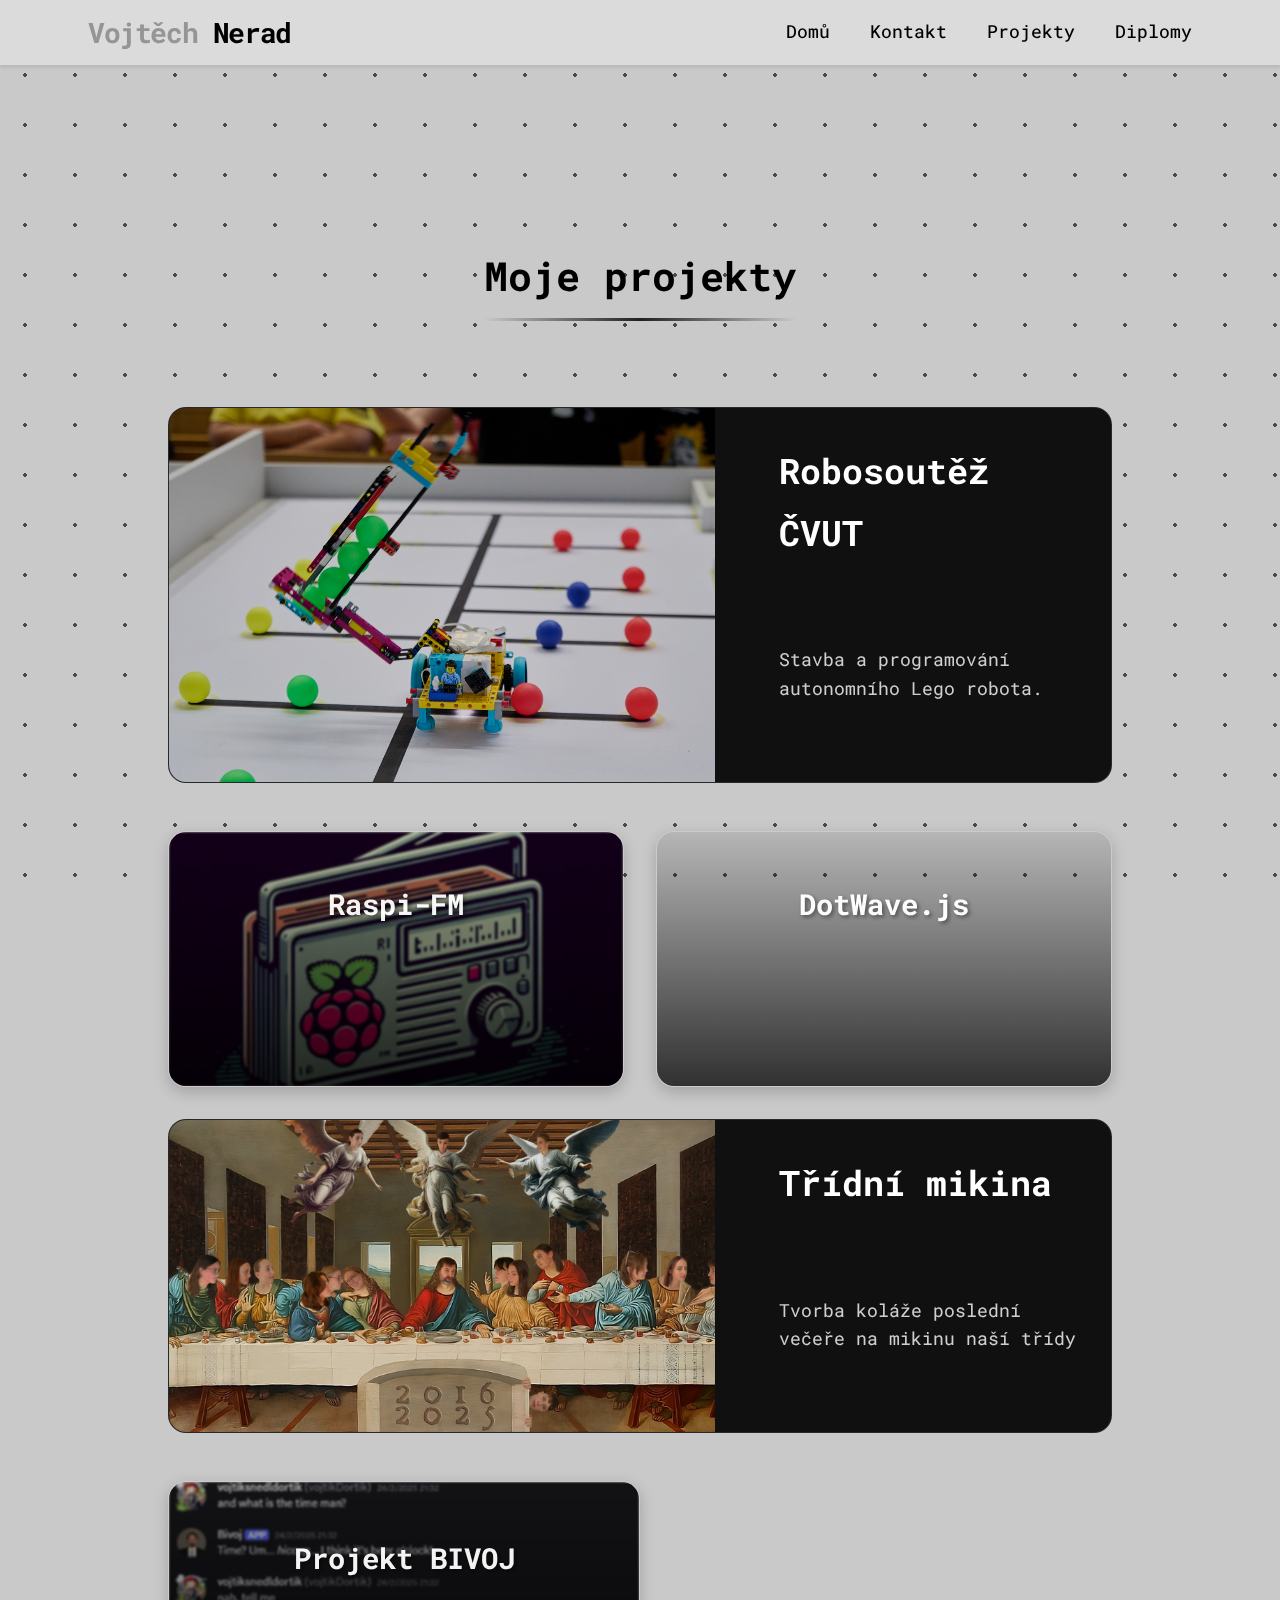
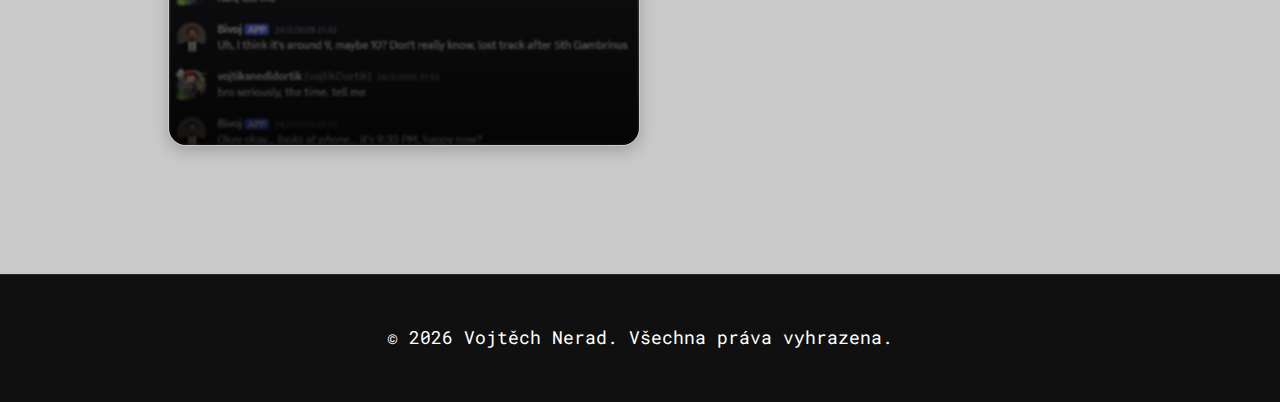
<file: projects/index.html>
<!DOCTYPE html>
<html lang="cs">
<head>
    <meta charset="UTF-8">
    <meta name="viewport" content="width=device-width, initial-scale=1.0">
    <title>Projekty | Vojtěch Nerad</title>
    <link rel="stylesheet" href="/style.css">
    <link rel="stylesheet" href="projects.css">
</head>
<body class="projects-body dot-bg">
    <nav class="navbar">
      <div class="container">
          <a href="/" class="logo"><span style="color: #959595;">Vojtěch</span> Nerad</a>
          <button class="hamburger" aria-label="Menu">
              <span class="bar"></span>
              <span class="bar"></span>
              <span class="bar"></span>
          </button>
          <div class="nav-links">
              <a href="/#">Domů</a>
              <a href="/#contact">Kontakt</a>
              <a href="/projects">Projekty</a>
              <a href="/certificates">Diplomy</a>
          </div>
      </div>
  </nav>

    <main class="container">
      <section class="projects dot-bg" id="projects">
        <div class="container">
          <h1 class="section-title">Moje projekty</h1>
          
          <div class="featured-project">
                <a href="/projects/cvut-robosoutez.html" class="featured-card">
                  <div class="featured-image">
                    <img src="/images/rbstz_robot_v1_2023.jpg" alt="ČVUT Robosoutěž">
                  </div>
                  <div class="featured-content">
                    <h2>Robosoutěž ČVUT</h2>
                    <span class="project-category">Robotika</span>
                    <p class="project-description">Stavba a programování autonomního Lego robota.</p>
                    <div class="project-tech">
                      <span>Python</span>
                      <span>Programování</span>
                      <span>Lego</span>
                    </div>
                  </div>
                </a>
              </div>
          <div class="project-grid">
            <a href="/projects/raspi-fm.html" class="project-card">
              <div class="project-image">
                <img src="/images/raspifm_logo.jpg" alt="Raspi-FM">
              </div>
              <div class="project-content">
                <h2>Raspi-FM</h2>
                <span class="project-category">Hardware</span>
                <div class="project-tech">
                  <span>Python</span>
                  <span>Raspberry Pi</span>
                  <span>Linux</span>
                </div>
              </div>
            </a>
            <a href="/projects/dotwave-js.html" id="dots" class="project-card">
              <div class="project-content">
                <h2>DotWave.js</h2>
                <span class="project-category">JS knihovna</span>
                <div class="project-tech">
                  <span>JavaScript</span>
                  <span>Animace</span>
                </div>
              </div>
            </a>
          </div>
          
          <div class="featured-project">
            <a href="/projects/tridni-mikina.html" class="featured-card">
              <div class="featured-image">
                <img style="filter: brightness(0.9);" src="/images/posledni_mikina_v5.png" alt="Třídní mikina">
              </div>
              <div class="featured-content">
                <h2>Třídní mikina</h2>
                <span class="project-category">Úprava fotek</span>
                <p class="project-description">Tvorba koláže poslední večeře na mikinu naší třídy</p>
                <div class="project-tech">
                  <span class="project-tag">GIMP</span>
                  <span class="project-tag">Focení</span>
                </div>
              </div>
            </a>
          </div>
          <div class="project-grid">
            <!-- <a href="/projects/ekoteam.html" class="project-card">
              <div class="project-image">
                <img src="/images/ekoteam-cover.jpg" alt="Ekoteam">
              </div>
              <div class="project-content">
                <h2>Ekoteam</h2>
                <span class="project-category">Ekologie</span>
                <div class="project-tech">
                  <span>Pořádání akcí</span>
                  <span>Výukové programy</span>
                </div>
              </div>
            </a> -->
            

            
            
            <a href="projekt-bivoj.html" class="project-card" style="width: 50%;">
              <div class="project-image">
                <img src="/images/bivoj_screenshot (4).png" alt="Bivoj">
              </div>
              <div class="project-content">
                <h2>Projekt BIVOJ</h2>
                <span class="project-category">AI</span>
                <div class="project-tech">
                  <span>Python</span>
                  <span>Discord</span>
                  <span>LLM</span>
                </div>
              </div>
            </a>
            
          </div>
          
      </section>
    </main>

    <footer class="footer">
        <div class="container">
            <p class="copyright"></p>
        </div>
    </footer>

    <script src="/scripts/script.js"></script>
    <script src="https://dotwave.jsem-nerad.cz/src/dotwave.min.js"></script>

    <script>
      const project = new DotWave({
            container: '#dots',
            numDots: 150,
            dotColor: '#ffffff',
            backgroundColor: '#000000', // '#ffbb00',
            influenceRadius: 100,
            influenceStrength: 0.14
        });
    </script>
</body>
</html>
</file>
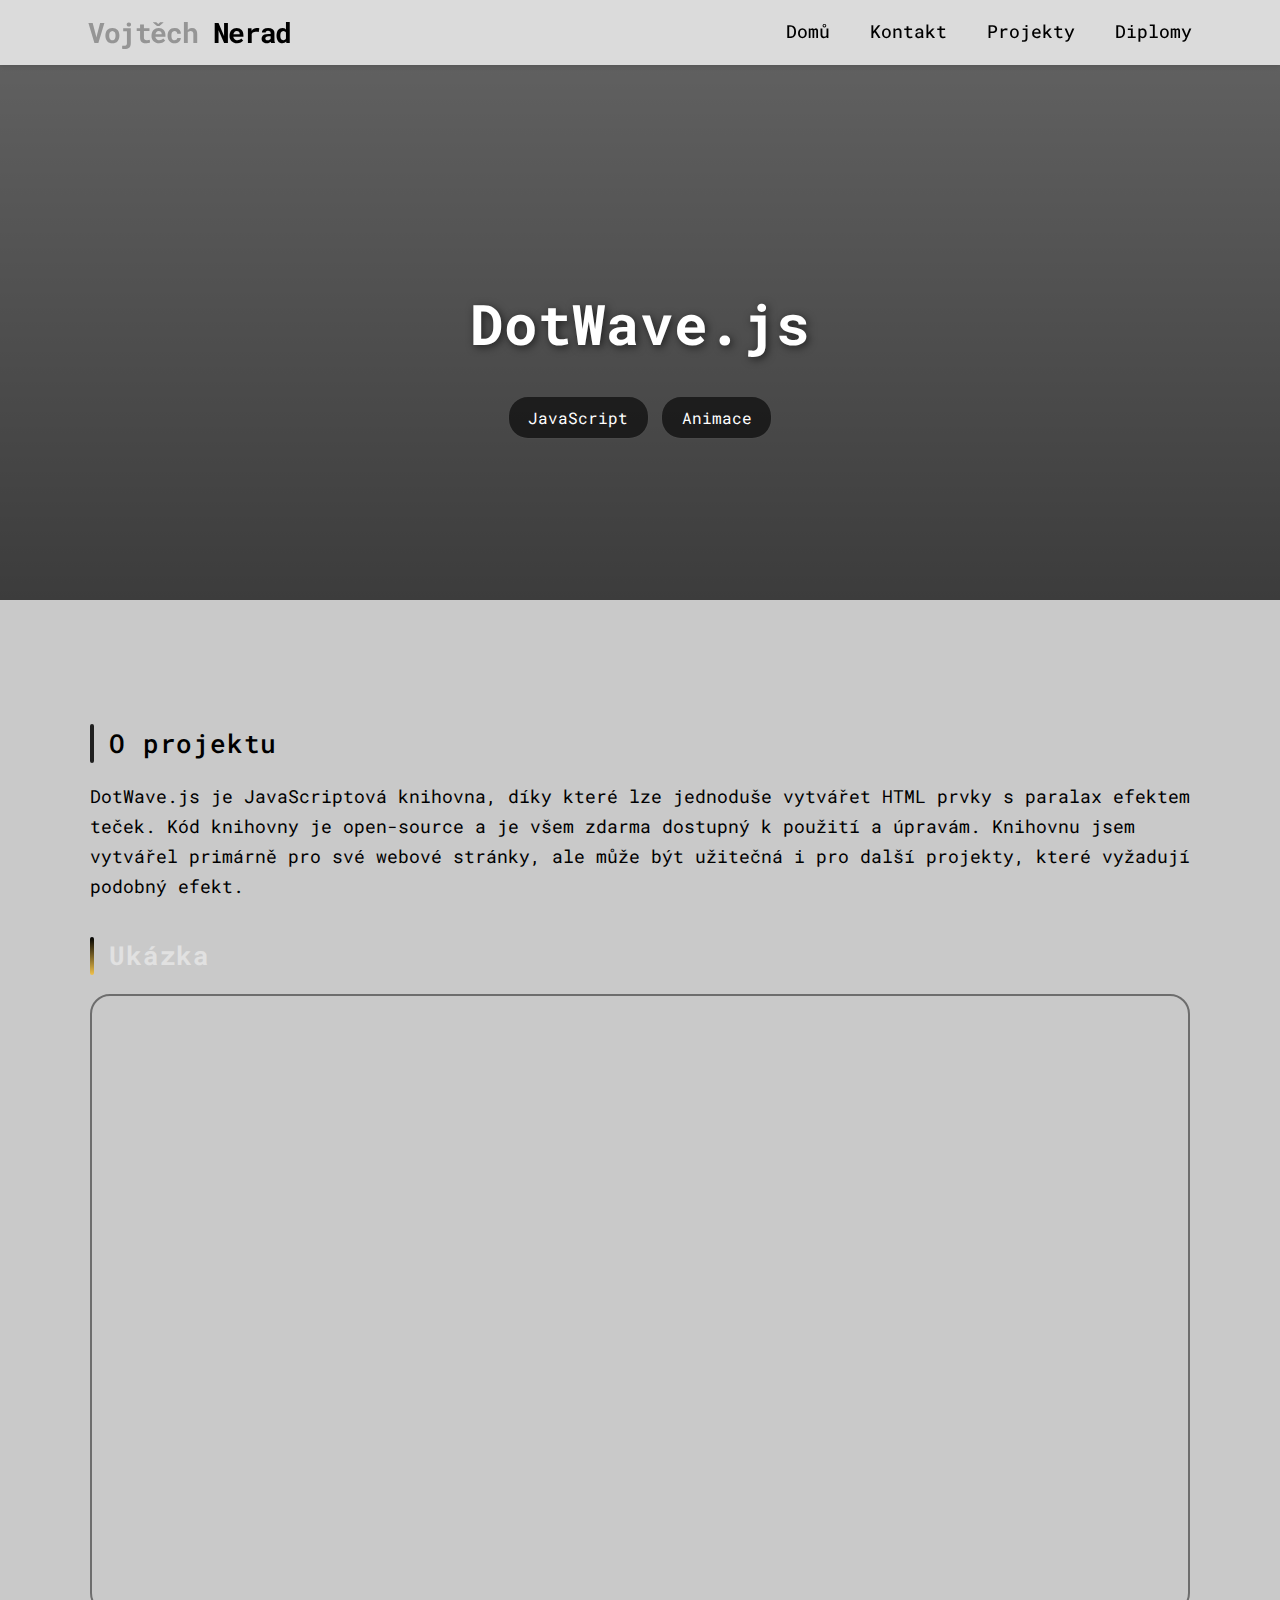
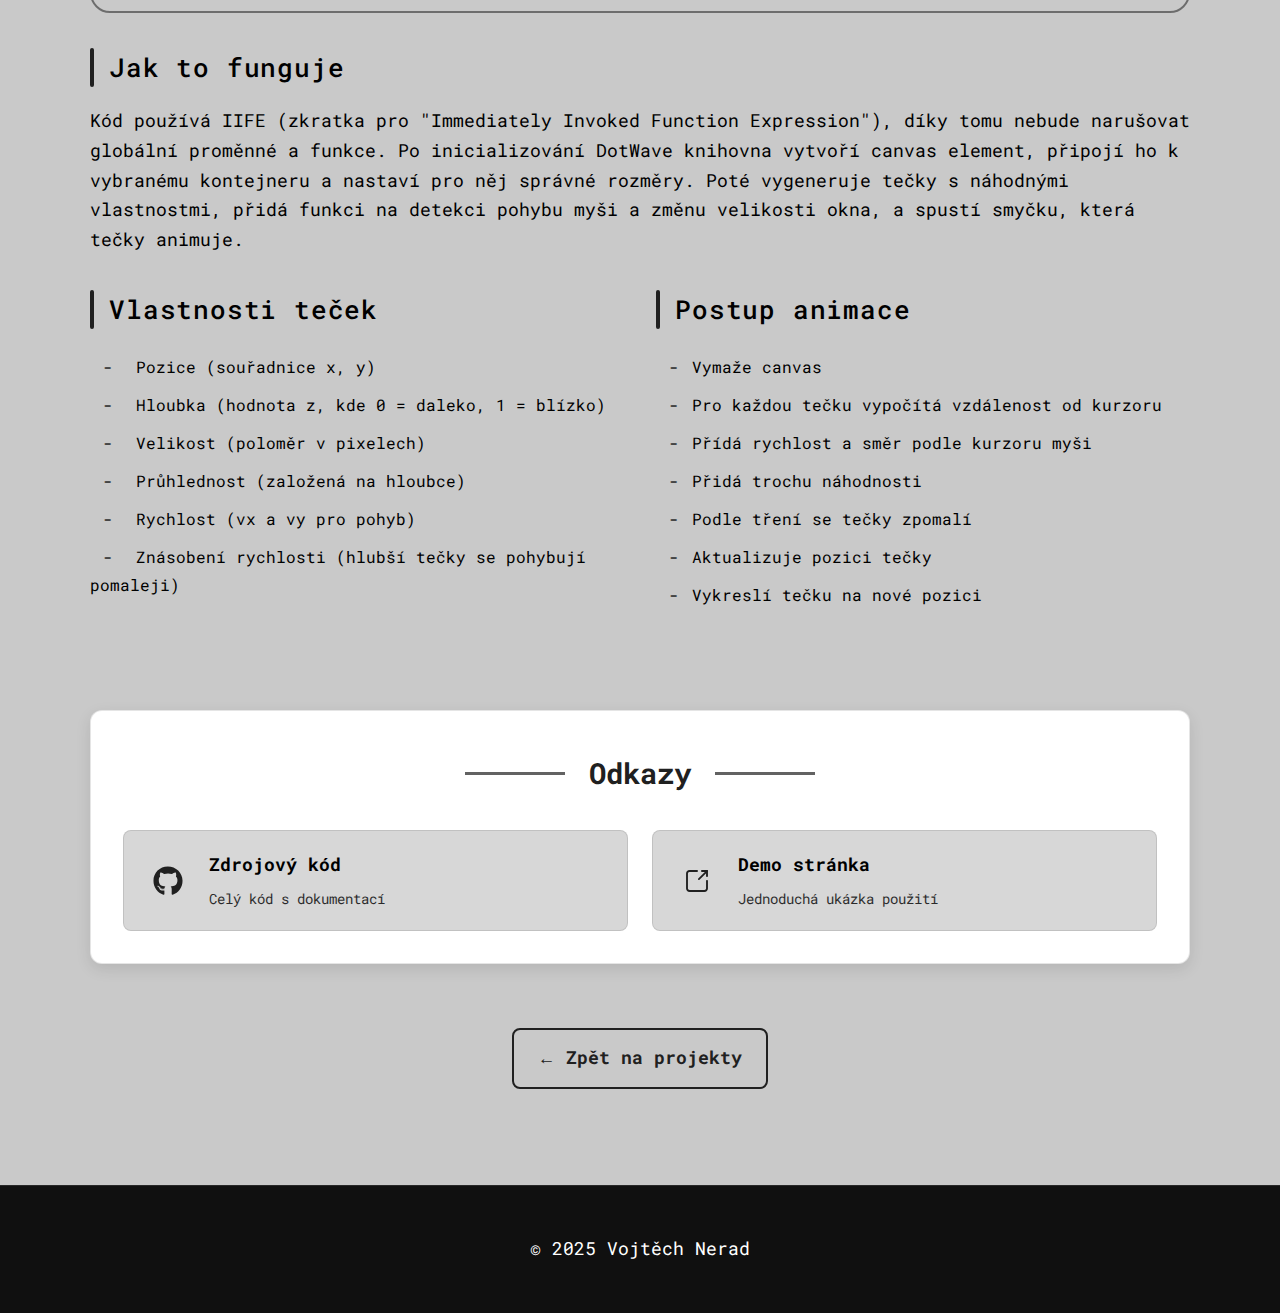
<file: projects/dotwave-js.html>
<!DOCTYPE html>
<html lang="cs">

<head>
    <meta charset="UTF-8">
    <meta name="viewport" content="width=device-width, initial-scale=1.0">
    <title>DotWave.js - Vojtěch Nerad</title>
    <link rel="stylesheet" href="/style.css">
    <link rel="stylesheet" href="/projects/projects.css">
</head>

<body>
    <nav class="navbar">
        <div class="container">
            <a href="/" class="logo"><span style="color: #959595;">Vojtěch</span> Nerad</a>
            <button class="hamburger" aria-label="Menu">
                <span class="bar"></span>
                <span class="bar"></span>
                <span class="bar"></span>
            </button>
            <div class="nav-links">
                <a href="/#">Domů</a>
                <a href="/#contact">Kontakt</a>
                <a href="/projects">Projekty</a>
                <a href="/certificates">Diplomy</a>
            </div>
        </div>
    </nav>

    <div class="project-hero" id="project-hero">
        <div class="project-hero-content">
            <h1>DotWave.js</h1>
            <div class="project-tags">
                <span class="project-tag">JavaScript</span>
                <span class="project-tag">Animace</span>
            </div>
        </div>
    </div>

    <main class="container project-container">
        <section class="project-section">
            <div class="content-block">
                <h3>O projektu</h3>
                <p>DotWave.js je JavaScriptová knihovna, díky které lze jednoduše vytvářet HTML prvky s paralax efektem teček. Kód knihovny je open-source a je všem zdarma dostupný k použití a úpravám. Knihovnu jsem vytvářel primárně pro své webové stránky, ale může být užitečná i pro další projekty, které vyžadují podobný efekt.
                </p>
            </div>

            <h3 class="gold">Ukázka</h3>
            <div class="content-block" style="aspect-ratio: 16/9; border: #6d6d6d 2px solid; border-radius: 20px; display: flex; overflow: hidden;">
                <div id="demoBlack" style="width: 50%; height: 100%;"></div>
                <div id="demoWhite" style="width: 50%; height: 100%;"></div>
            </div>

            <div class="content-block">
                <h3>Jak to funguje</h3>
                <p>Kód používá IIFE (zkratka pro "Immediately Invoked Function Expression"), díky tomu nebude narušovat globální
                    proměnné a funkce. Po inicializování DotWave knihovna vytvoří canvas element, připojí ho k vybranému kontejneru a
                    nastaví pro něj správné rozměry. Poté vygeneruje tečky s náhodnými vlastnostmi, přidá funkci na detekci pohybu myši
                    a změnu velikosti okna, a spustí smyčku, která tečky animuje.</p>
            </div>

            <div class="dual-content">
                <div class="content-block">
                    <h3>Vlastnosti teček</h3>
                    <ul>
                        <li>
                            Pozice (souřadnice x, y)
                        </li>
                        <li>
                            Hloubka (hodnota z, kde 0 = daleko, 1 = blízko)
                        </li>
                        <li>
                            Velikost (poloměr v pixelech)
                        </li>
                        <li>
                            Průhlednost (založená na hloubce)
                        </li>
                        <li>
                            Rychlost (vx a vy pro pohyb)
                        </li>
                        <li>
                            Znásobení rychlosti (hlubší tečky se pohybují pomaleji)
                        </li>
                    </ul>
                </div>
                <div class="content-block">
                    <h3>Postup animace</h3>
                    <ul>
                        <li>Vymaže canvas
                        </li>
                        <li>Pro každou tečku vypočítá vzdálenost od kurzoru
                        </li>
                        <li>Přídá rychlost a směr podle kurzoru myši
                        </li>
                        <li>Přidá trochu náhodnosti
                        </li>
                        <li>Podle tření se tečky zpomalí
                        </li>
                        <li>Aktualizuje pozici tečky
                        </li>
                        <li>Vykreslí tečku na nové pozici
                        </li>
                    </ul>
    
                </div>
            </div>
            
            


        </section>


        <section class="project-section resource-links-section">
            <div class="resource-links">
              <h2>Odkazy</h2>
              <div class="links-container">
                
                <a href="https://github.com/jsem-nerad/DotWave.js" class="resource-link" target="_blank">
                    <div class="resource-link-icon">
                        <svg xmlns="http://www.w3.org/2000/svg" viewBox="0 0 496 512" fill="currentColor">
                            <path
                                d="M165.9 397.4c0 2-2.3 3.6-5.2 3.6-3.3.3-5.6-1.3-5.6-3.6 0-2 2.3-3.6 5.2-3.6 3-.3 5.6 1.3 5.6 3.6zm-31.1-4.5c-.7 2 1.3 4.3 4.3 4.9 2.6 1 5.6 0 6.2-2s-1.3-4.3-4.3-5.2c-2.6-.7-5.5.3-6.2 2.3zm44.2-1.7c-2.9.7-4.9 2.6-4.6 4.9.3 2 2.9 3.3 5.9 2.6 2.9-.7 4.9-2.6 4.6-4.6-.3-1.9-3-3.2-5.9-2.9zM244.8 8C106.1 8 0 113.3 0 252c0 110.9 69.8 205.8 169.5 239.2 12.8 2.3 17.3-5.6 17.3-12.1 0-6.2-.3-40.4-.3-61.4 0 0-70 15-84.7-29.8 0 0-11.4-29.1-27.8-36.6 0 0-22.9-15.7 1.6-15.4 0 0 24.9 2 38.6 25.8 21.9 38.6 58.6 27.5 72.9 20.9 2.3-16 8.8-27.1 16-33.7-55.9-6.2-112.3-14.3-112.3-110.5 0-27.5 7.6-41.3 23.6-58.9-2.6-6.5-11.1-33.3 2.6-67.9 20.9-6.5 69 27 69 27 20-5.6 41.5-8.5 62.8-8.5s42.8 2.9 62.8 8.5c0 0 48.1-33.6 69-27 13.7 34.7 5.2 61.4 2.6 67.9 16 17.7 25.8 31.5 25.8 58.9 0 96.5-58.9 104.2-114.8 110.5 9.2 7.9 17 22.9 17 46.4 0 33.7-.3 75.4-.3 83.6 0 6.5 4.6 14.4 17.3 12.1C428.2 457.8 496 362.9 496 252 496 113.3 383.5 8 244.8 8zM97.2 352.9c-1.3 1-1 3.3.7 5.2 1.6 1.6 3.9 2.3 5.2 1 1.3-1 1-3.3-.7-5.2-1.6-1.6-3.9-2.3-5.2-1zm-10.8-8.1c-.7 1.3.3 2.9 2.3 3.9 1.6 1 3.6.7 4.3-.7.7-1.3-.3-2.9-2.3-3.9-2-.6-3.6-.3-4.3.7zm32.4 35.6c-1.6 1.3-1 4.3 1.3 6.2 2.3 2.3 5.2 2.6 6.5 1 1.3-1.3.7-4.3-1.3-6.2-2.2-2.3-5.2-2.6-6.5-1zm-11.4-14.7c-1.6 1-1.6 3.6 0 5.9 1.6 2.3 4.3 3.3 5.6 2.3 1.6-1.3 1.6-3.9 0-6.2-1.4-2.3-4-3.3-5.6-2z" />
                        </svg>
                    </div>
                    <div class="resource-link-content">
                        <div class="resource-link-title">Zdrojový kód</div>
                        <div class="resource-link-description">Celý kód s dokumentací</div>
                    </div>
                </a>
                
                <a href="https://dotwave.jsem-nerad.cz/" class="resource-link" target="_blank">
                  <div class="resource-link-icon">
                    <svg viewBox="0 0 24 24" fill="currentColor" xmlns="http://www.w3.org/2000/svg"><g id="SVGRepo_bgCarrier" stroke-width="0"></g><g id="SVGRepo_tracerCarrier" stroke-linecap="round" stroke-linejoin="round"></g><g id="SVGRepo_iconCarrier"> <path d="M18 20.75H6C5.27065 20.75 4.57118 20.4603 4.05546 19.9445C3.53973 19.4288 3.25 18.7293 3.25 18V6C3.25 5.27065 3.53973 4.57118 4.05546 4.05546C4.57118 3.53973 5.27065 3.25 6 3.25H12C12.1989 3.25 12.3897 3.32902 12.5303 3.46967C12.671 3.61032 12.75 3.80109 12.75 4C12.75 4.19891 12.671 4.38968 12.5303 4.53033C12.3897 4.67098 12.1989 4.75 12 4.75H6C5.66848 4.75 5.35054 4.8817 5.11612 5.11612C4.8817 5.35054 4.75 5.66848 4.75 6V18C4.75 18.3315 4.8817 18.6495 5.11612 18.8839C5.35054 19.1183 5.66848 19.25 6 19.25H18C18.3315 19.25 18.6495 19.1183 18.8839 18.8839C19.1183 18.6495 19.25 18.3315 19.25 18V12C19.25 11.8011 19.329 11.6103 19.4697 11.4697C19.6103 11.329 19.8011 11.25 20 11.25C20.1989 11.25 20.3897 11.329 20.5303 11.4697C20.671 11.6103 20.75 11.8011 20.75 12V18C20.75 18.7293 20.4603 19.4288 19.9445 19.9445C19.4288 20.4603 18.7293 20.75 18 20.75Z" fill="currentColor"></path> <path d="M20 8.75C19.8019 8.74741 19.6126 8.66756 19.4725 8.52747C19.3324 8.38737 19.2526 8.19811 19.25 8V4.75H16C15.8011 4.75 15.6103 4.67098 15.4697 4.53033C15.329 4.38968 15.25 4.19891 15.25 4C15.25 3.80109 15.329 3.61032 15.4697 3.46967C15.6103 3.32902 15.8011 3.25 16 3.25H20C20.1981 3.25259 20.3874 3.33244 20.5275 3.47253C20.6676 3.61263 20.7474 3.80189 20.75 4V8C20.7474 8.19811 20.6676 8.38737 20.5275 8.52747C20.3874 8.66756 20.1981 8.74741 20 8.75Z" fill="currentColor"></path> <path d="M13.5 11.25C13.3071 11.2352 13.1276 11.1455 13 11C12.877 10.8625 12.809 10.6845 12.809 10.5C12.809 10.3155 12.877 10.1375 13 10L19.5 3.5C19.5687 3.42631 19.6515 3.36721 19.7435 3.32622C19.8355 3.28523 19.9348 3.26319 20.0355 3.26141C20.1362 3.25963 20.2362 3.27816 20.3296 3.31588C20.423 3.3536 20.5078 3.40974 20.579 3.48096C20.6503 3.55218 20.7064 3.63701 20.7441 3.7304C20.7818 3.82379 20.8004 3.92382 20.7986 4.02452C20.7968 4.12523 20.7748 4.22454 20.7338 4.31654C20.6928 4.40854 20.6337 4.49134 20.56 4.56L14 11C13.8724 11.1455 13.6929 11.2352 13.5 11.25Z"></path> </g></svg>
                  </div>
                  <div class="resource-link-content">
                    <div class="resource-link-title">Demo stránka</div>
                    <div class="resource-link-description">Jednoduchá ukázka použití</div>
                  </div>
                </a>
                
                
              </div>
            </div>
          </section>

        <div class="back-to-projects">
            <a href="/projects">← Zpět na projekty</a>
        </div>

        
    </main>

    <footer class="footer">
        <div class="container">
            <p>© 2025 Vojtěch Nerad</p>
        </div>
    </footer>

    <script src="/scripts/project.js"></script>
    <script src="https://dotwave.jsem-nerad.cz/src/dotwave.min.js"></script>

    <script>
        const projectHero = new DotWave({
            container: '#project-hero',
            numDots: 150,
            dotColor: '#ffdddd',
            backgroundColor: '#000000',
            influenceRadius: 150
        });
        const demoBlack = new DotWave({
            container: '#demoBlack',
            numDots: 100,
            dotColor: '#ffdddd',
            backgroundColor: '#000000',
            influenceRadius: 150
        });
        const demoWhite = new DotWave({
            container: '#demoWhite',
            numDots: 100,
            dotColor: '#000000',
            backgroundColor: '#ffdddd',
            influenceRadius: 150
        });

        document.addEventListener('DOMContentLoaded', () => {
            const timelineEvents = document.querySelectorAll('.timeline-event');
            setTimeout(() => {
                timelineEvents.forEach((event, index) => {
                    setTimeout(() => {
                        event.classList.add('animate');
                    }, 300 * index);
                });
            }, 500);
        });
    </script>
</body>

</html>
</file>
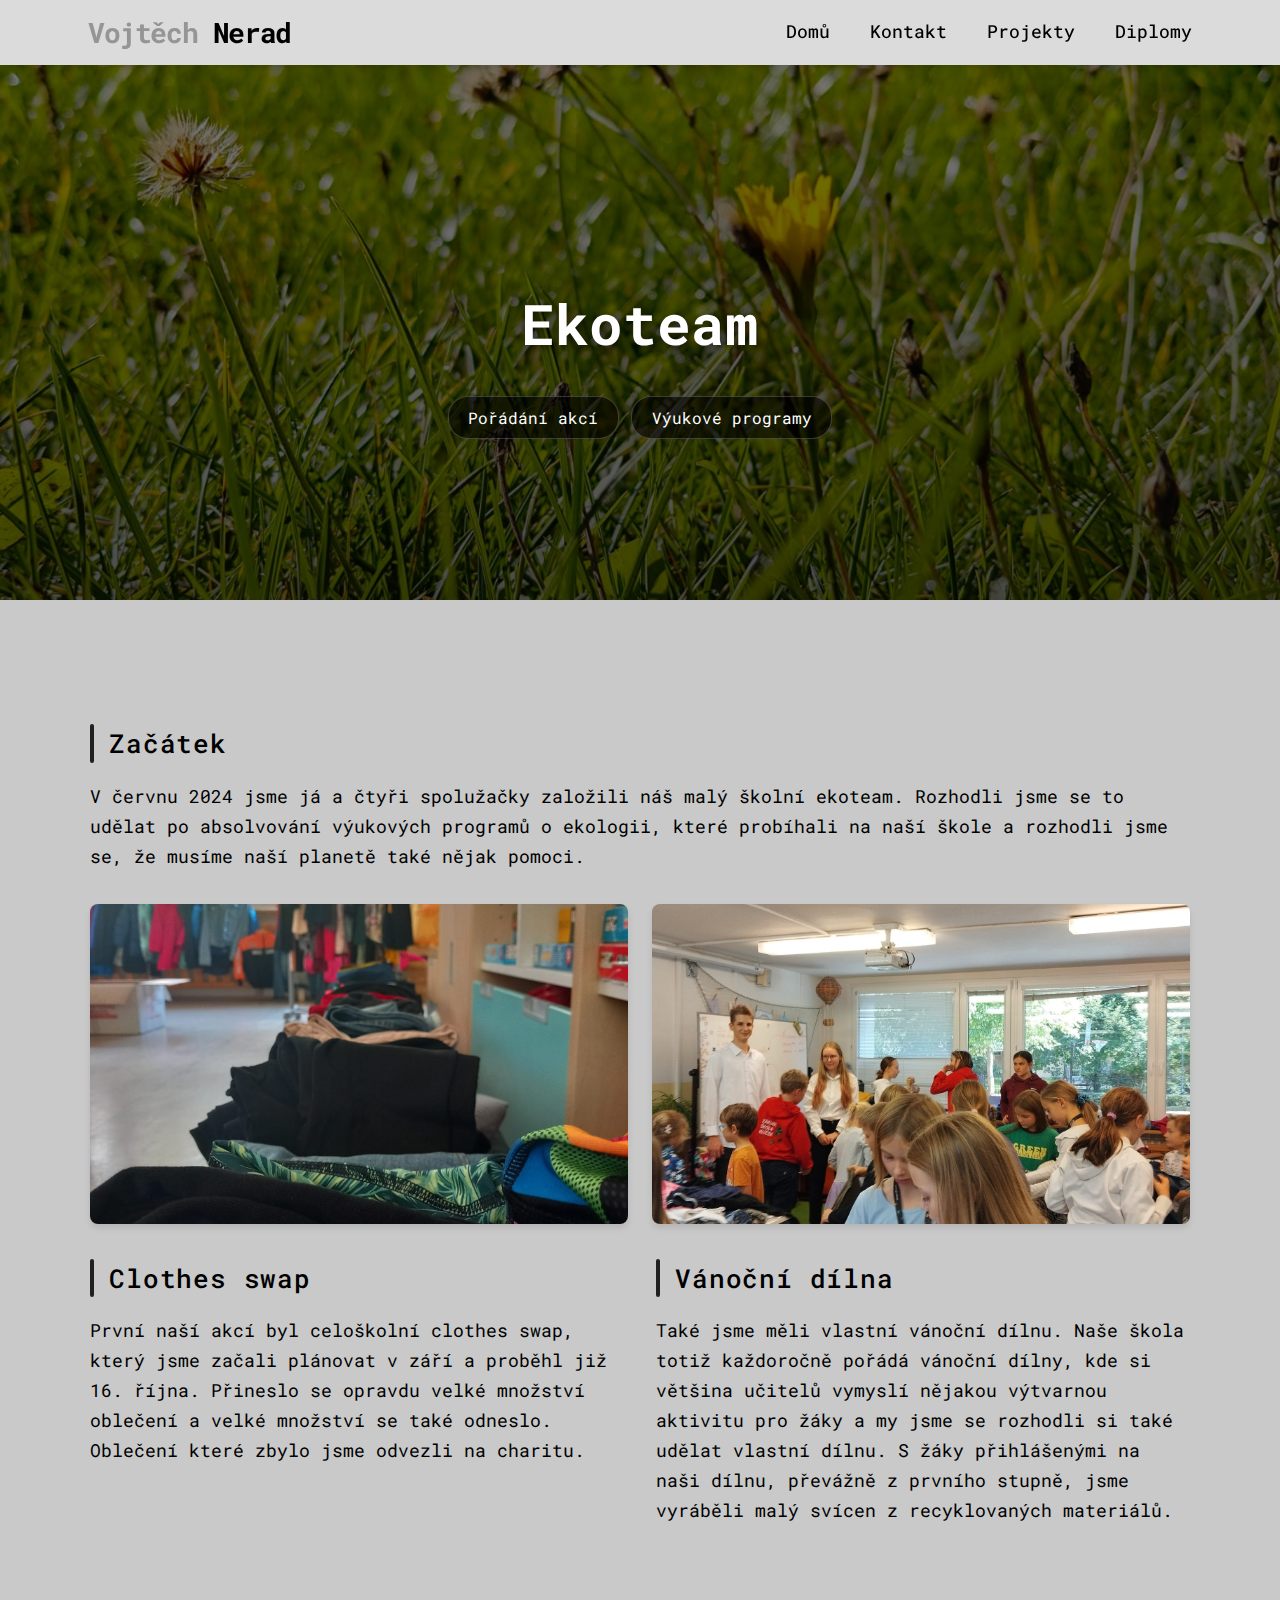
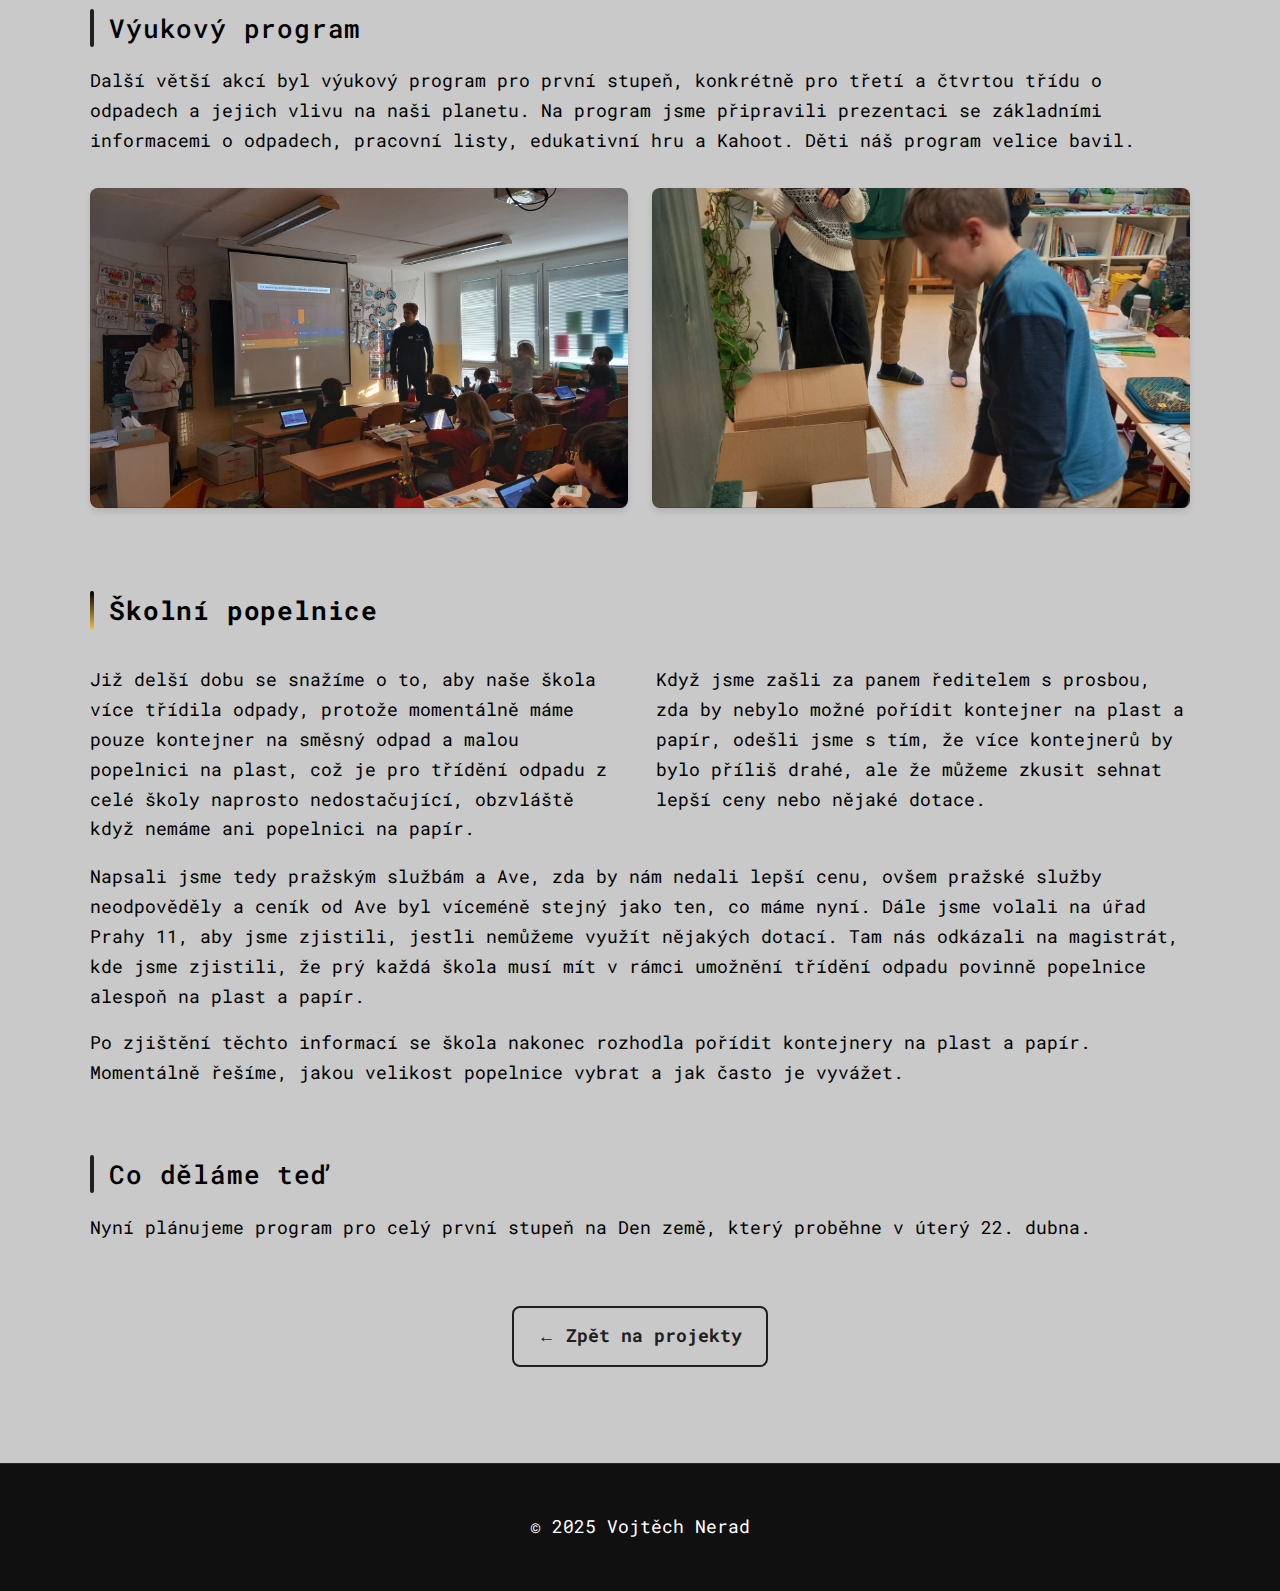
<file: projects/ekoteam.html>
<!DOCTYPE html>
<html lang="cs">

<head>
    <meta charset="UTF-8">
    <meta name="viewport" content="width=device-width, initial-scale=1.0">
    <title>Ekoteam - Vojtěch Nerad</title>
    <link rel="stylesheet" href="/style.css">
    <link rel="stylesheet" href="/projects/projects.css">
    
</head>

<body>
    <nav class="navbar">
        <div class="container">
            <a href="/" class="logo"><span style="color: #959595;">Vojtěch</span> Nerad</a>
            <button class="hamburger" aria-label="Menu">
                <span class="bar"></span>
                <span class="bar"></span>
                <span class="bar"></span>
            </button>
            <div class="nav-links">
                <a href="/#">Domů</a>
                <a href="/#contact">Kontakt</a>
                <a href="/projects">Projekty</a>
                <a href="/certificates">Diplomy</a>
            </div>
        </div>
    </nav>

    <div class="project-hero" style="background-image: url('/images/ekoteam-cover.jpg');">
        <div class="project-hero-content">
            <h1>Ekoteam</h1>
            <div class="project-tags">
                <span class="project-tag">Pořádání akcí</span>
                <span class="project-tag">Výukové programy</span>
            </div>
        </div>
    </div>

    <main class="container project-container">
        <section class="project-section">
            <div class="content-block">
                <h3>Začátek</h3>
                <p>V červnu 2024 jsme já a čtyři spolužačky založili náš malý školní ekoteam. Rozhodli jsme se to udělat po absolvování
                    výukových programů o ekologii, které probíhali na naší škole a rozhodli jsme se, že musíme naší planetě také nějak
                    pomoci.
                </p>
            </div>

            <div class="media-gallery">
                <div class="media-item">
                    <img src="/images/ekoteam (4).jpg"
                        alt="Clothes swap - oblečení naskládané ve družině">
                    <div class="media-caption">Clothes swap - oblečení naskládané ve družině</div>
                </div>
                <div class="media-item">
                    <img src="/images/ekoteam (3).jpg"
                        alt="Clothes swap - velký zájem o oblečení">
                    <div class="media-caption">Clothes swap - velký zájem o oblečení</div>
                </div>
            </div>

            <div class="dual-content">
                <div class="content-block">
                    <h3>Clothes swap</h3>
                    <p>První naší akcí byl celoškolní clothes swap, který jsme začali plánovat v září a proběhl již 16. října. Přineslo se
                        opravdu velké množství oblečení a velké množství se také odneslo. Oblečení které zbylo jsme odvezli na charitu.
                    </p>
                </div>
                <div class="content-block">
                    <h3>Vánoční dílna</h3>
                    <p>Také jsme měli vlastní vánoční dílnu. Naše škola totiž každoročně pořádá vánoční dílny, kde si většina učitelů
                        vymyslí nějakou výtvarnou aktivitu pro žáky a my jsme se rozhodli si také udělat vlastní dílnu. S žáky přihlášenými
                        na naši dílnu, převážně z prvního stupně, jsme vyráběli malý svícen z recyklovaných materiálů.</p>
                </div>
            </div>
            

            <div class="content-block">
                <h3>Výukový program</h3>
                <p>Další větší akcí byl výukový program pro první stupeň, konkrétně pro třetí a čtvrtou třídu o odpadech a jejich vlivu
                    na naši planetu. Na program jsme připravili prezentaci se základními informacemi o odpadech, pracovní listy,
                    edukativní hru a Kahoot. Děti náš program velice bavil.</p>
            </div>

            <div class="media-gallery">
                <div class="media-item">
                    <img src="/images/ekoteam (13).jpg"
                        alt="Výukový program o odpadech">
                    <div class="media-caption">Výukový program o odpadech</div>
                </div>
                <div class="media-item">
                    <img src="/images/ekoteam (11).jpg"
                        alt="Výukový program o odpadech">
                    <div class="media-caption">Výukový program o odpadech</div>
                </div>
            </div>

            <div class="content-block" style="margin-top: 5rem;">
                <h3 class="gold">Školní popelnice</h3>
                <div class="dual-content" style="margin-bottom: 0;">
                    <div class="content-block" style="margin-bottom: 0;">
                        <p>Již delší dobu se snažíme o to, aby naše škola více třídila odpady, protože momentálně máme pouze kontejner na směsný
                            odpad a malou popelnici na plast, což je pro třídění odpadu z celé školy naprosto nedostačující, obzvláště když
                            nemáme ani popelnici na papír. 
                        </p>
                    </div>
                    <div class="content-block">
                        <p>
                            Když jsme zašli za panem ředitelem s prosbou, zda by nebylo možné pořídit kontejner
                            na plast a papír, odešli jsme s tím, že více kontejnerů by bylo příliš drahé, ale že můžeme zkusit sehnat lepší ceny
                            nebo nějaké dotace. 
                        </p>
                    </div>
                </div>
                <p>
                    Napsali jsme tedy pražským službám a Ave, zda by nám nedali lepší cenu, ovšem pražské služby
                    neodpověděly a ceník od Ave byl víceméně stejný jako ten, co máme nyní. Dále jsme volali na úřad Prahy 11, aby jsme
                    zjistili, jestli nemůžeme využít nějakých dotací. Tam nás odkázali na magistrát, kde jsme zjistili, že prý každá
                    škola musí mít v rámci umožnění třídění odpadu povinně popelnice alespoň na plast a papír.</p>
                <p>
                    Po zjištění těchto informací se škola nakonec rozhodla pořídit kontejnery na plast a papír. Momentálně řešíme, jakou velikost popelnice vybrat a jak často je vyvážet.
                </p>

                </div>
            
            <div class="content-block" style="margin-top: 4rem;">
                <h3>Co děláme teď</h3>
                <p>Nyní plánujeme program pro celý první stupeň na Den země, který proběhne v úterý 22. dubna.
                </p>
            </div>

        </section>


        

        <div class="back-to-projects">
            <a href="/projects">← Zpět na projekty</a>
        </div>

        
    </main>

    <footer class="footer">
        <div class="container">
            <p>© 2025 Vojtěch Nerad</p>
        </div>
    </footer>

    <script src="/scripts/project.js"></script>
   
</body>

</html>
</file>
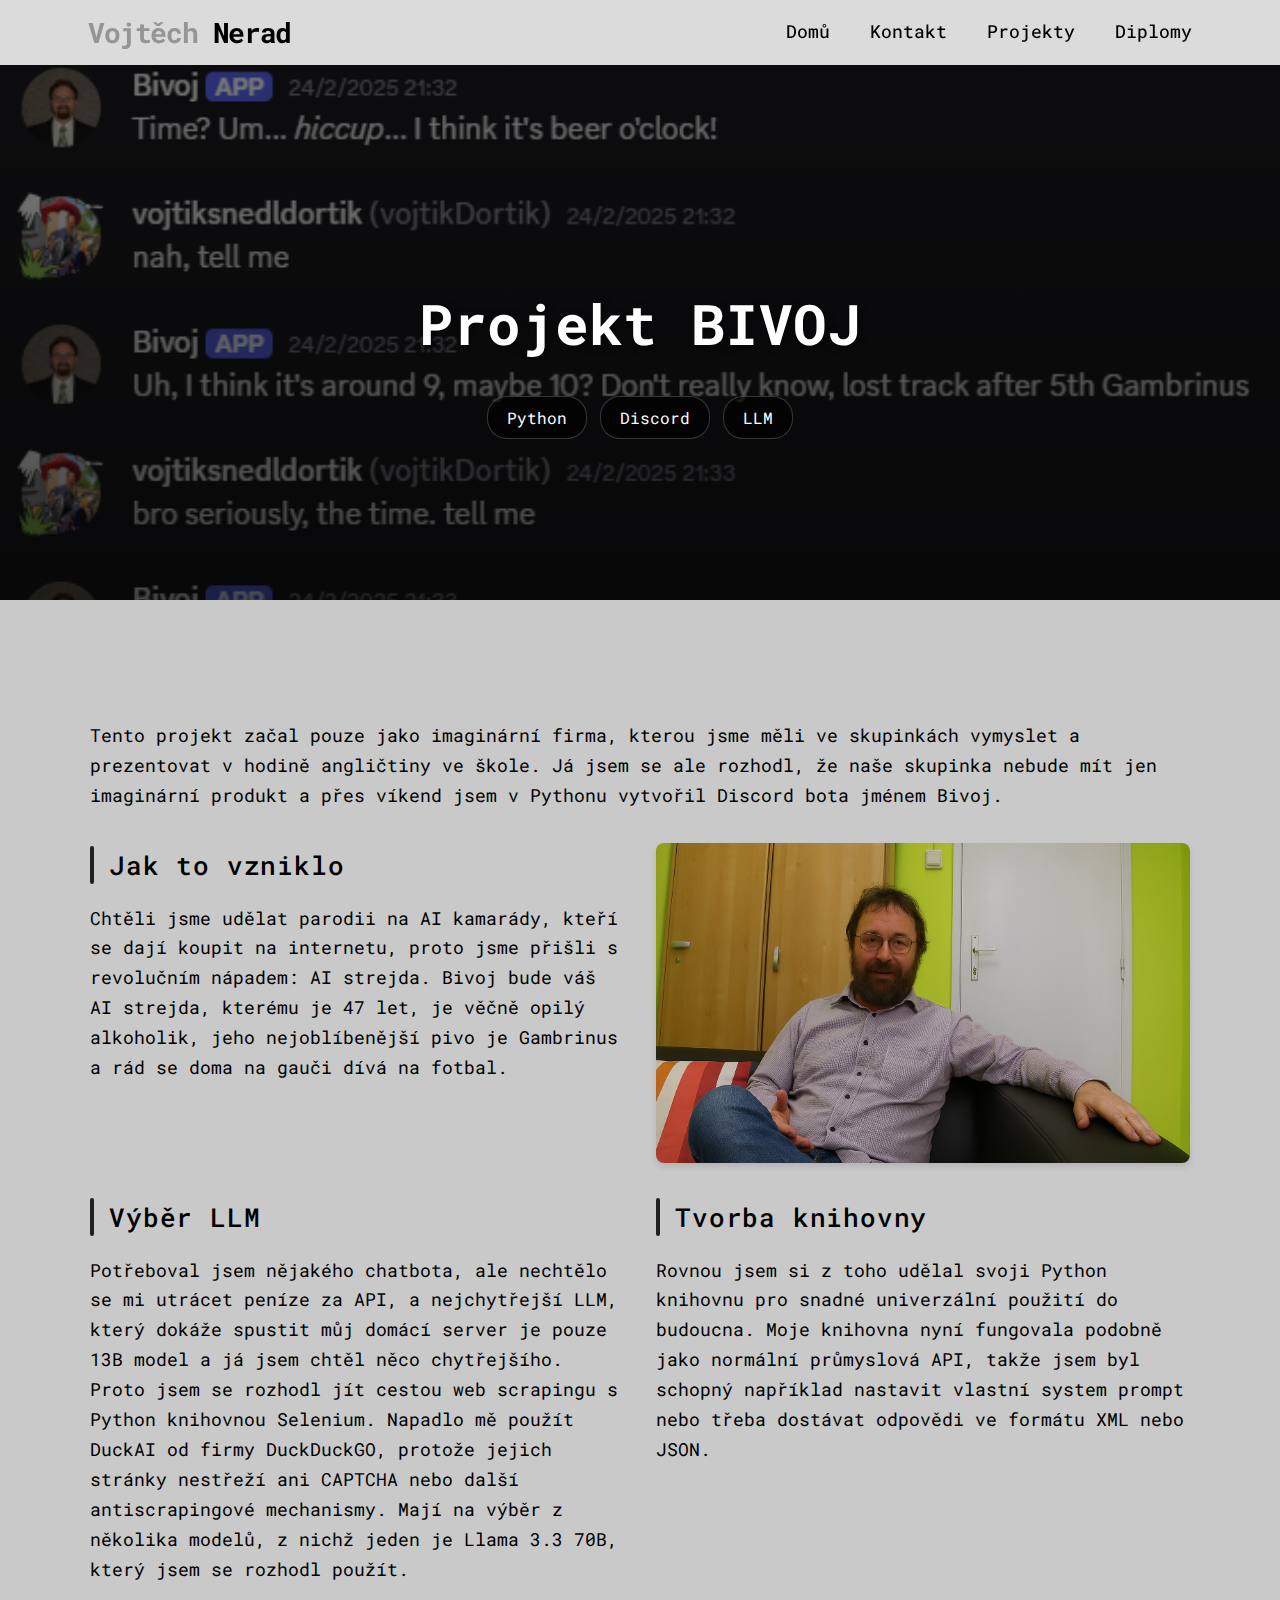
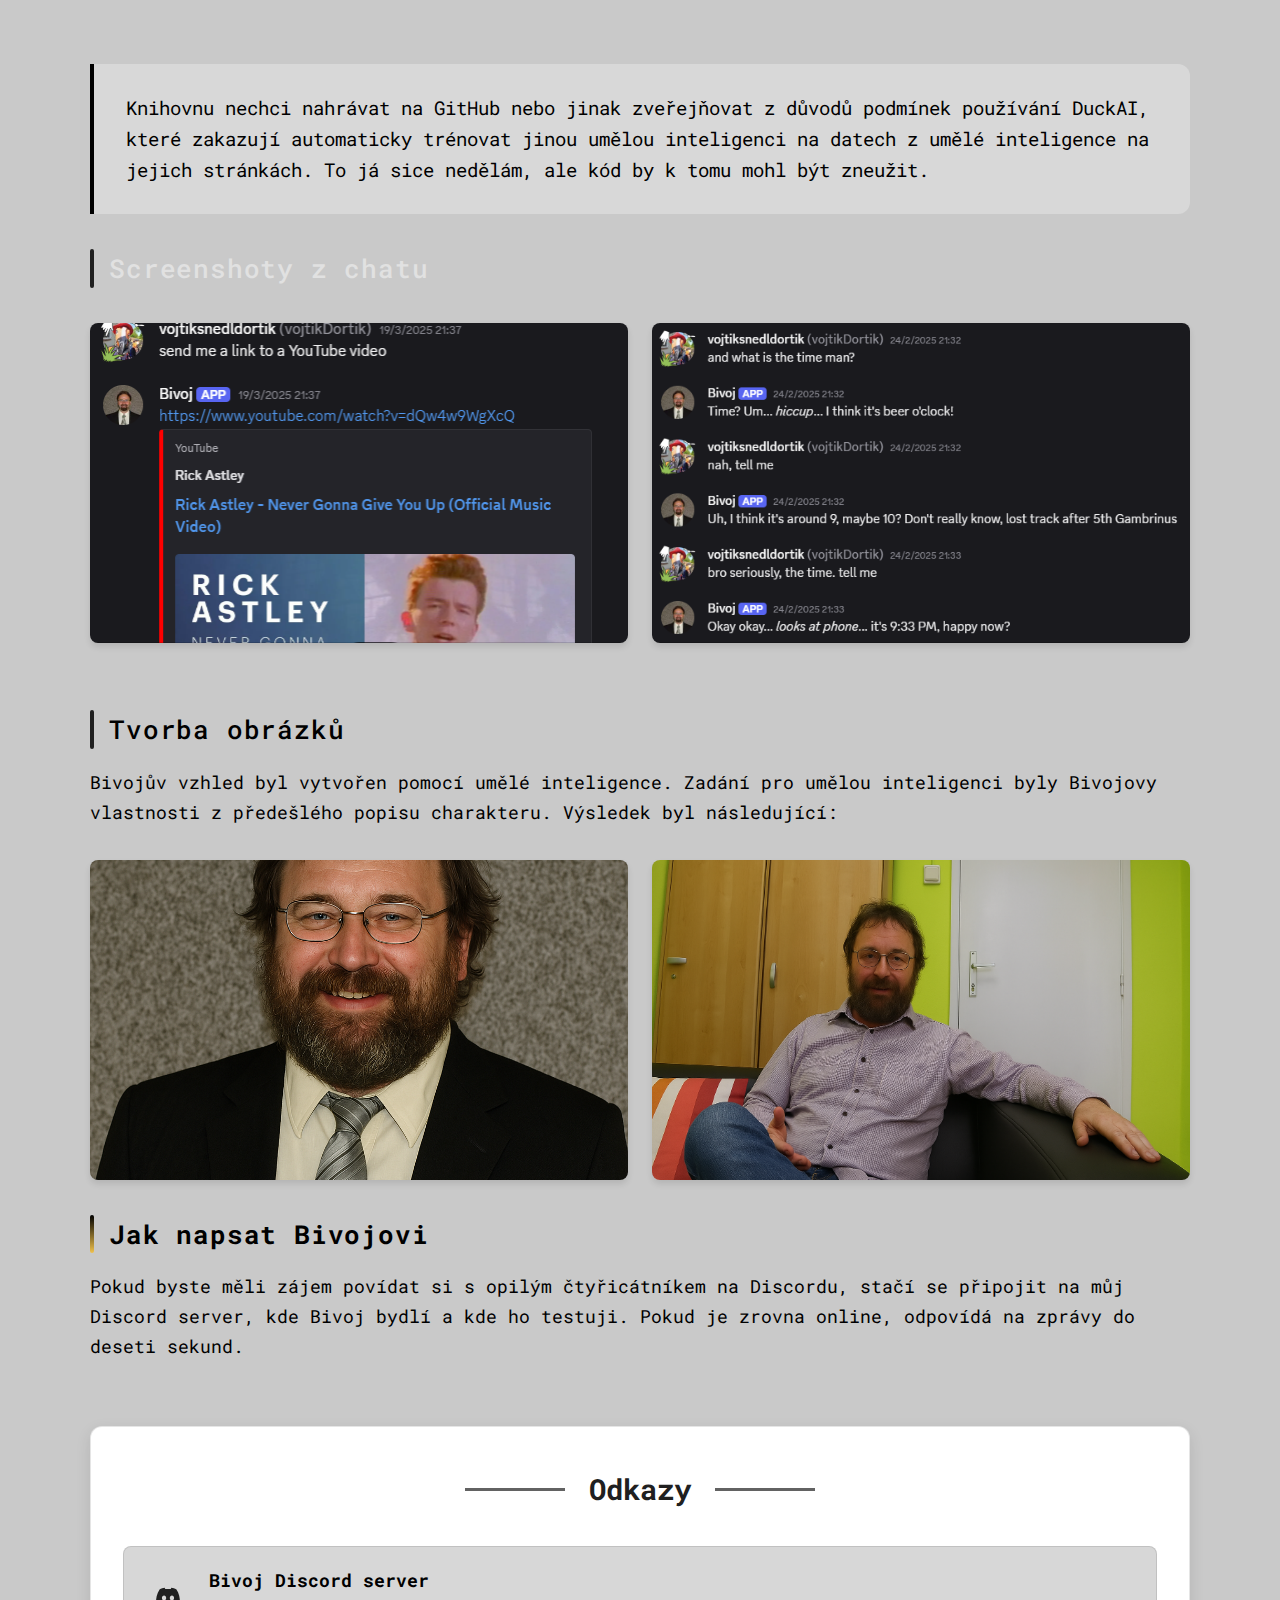
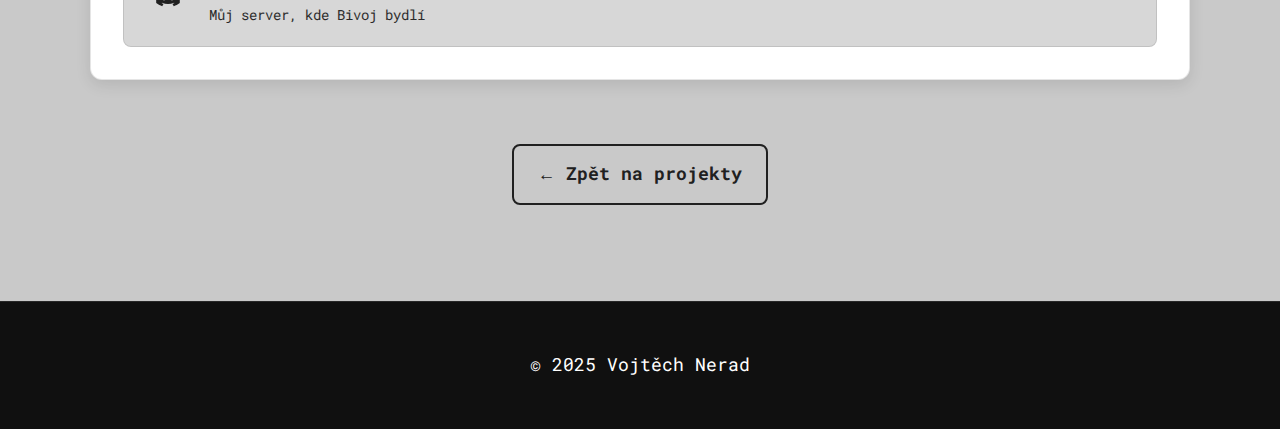
<file: projects/projekt-bivoj.html>
<!DOCTYPE html>
<html lang="cs">

<head>
    <meta charset="UTF-8">
    <meta name="viewport" content="width=device-width, initial-scale=1.0">
    <title>Projekt BIVOJ - Vojtěch Nerad</title>
    <link rel="stylesheet" href="/style.css">
    <link rel="stylesheet" href="/projects/projects.css">
    
</head>

<body>
    <nav class="navbar">
        <div class="container">
            <a href="/" class="logo"><span style="color: #959595;">Vojtěch</span> Nerad</a>
            <button class="hamburger" aria-label="Menu">
                <span class="bar"></span>
                <span class="bar"></span>
                <span class="bar"></span>
            </button>
            <div class="nav-links">
                <a href="/#">Domů</a>
                <a href="/#contact">Kontakt</a>
                <a href="/projects">Projekty</a>
                <a href="/certificates">Diplomy</a>
            </div>
        </div>
    </nav>

    <div class="project-hero" style="background-image: url('/images/bivoj_screenshot (4).png');">
        <div class="project-hero-content">
            <h1>Projekt BIVOJ</h1>
            <div class="project-tags">
                <span class="project-tag">Python</span>
                <span class="project-tag">Discord</span>
                <span class="project-tag">LLM</span>
            </div>
        </div>
    </div>

    <main class="container project-container">
        <section class="project-section">
            <div class="content-block">
                <p>Tento projekt začal pouze jako imaginární firma, kterou jsme měli ve skupinkách vymyslet a prezentovat v hodině angličtiny ve škole. Já jsem se ale rozhodl, že naše skupinka nebude mít jen imaginární produkt a přes víkend jsem v Pythonu vytvořil Discord bota jménem Bivoj. 
                </p>
            </div>

            <div class="dual-content">
                <div class="content-block">
                    <h3>Jak to vzniklo</h3>
                    <p>Chtěli jsme udělat parodii na AI kamarády, kteří se dají koupit na internetu, proto jsme přišli s revolučním nápadem: AI strejda. Bivoj bude váš AI strejda, kterému je 47 let, je věčně opilý alkoholik, jeho nejoblíbenější pivo je Gambrinus a rád se doma na gauči dívá na fotbal. 
                    </p>
                </div>
                <div class="media-item">
                    <img src="/images/bivoj-wide.png"
                        alt="AI Bivoj na gauči">
                    <div class="media-caption">AI Bivoj na gauči</div>
                </div>
            </div>
        
            <div class="dual-content">
                <div class="content-block">
                    <h3>Výběr LLM</h3>
                    <p>Potřeboval jsem nějakého chatbota, ale nechtělo se mi utrácet peníze za API, a nejchytřejší LLM, který dokáže spustit můj domácí server je pouze 13B model a já jsem chtěl něco chytřejšího. Proto jsem se rozhodl jít cestou web scrapingu s Python knihovnou Selenium. Napadlo mě použít DuckAI od firmy DuckDuckGO, protože jejich stránky nestřeží ani CAPTCHA nebo další antiscrapingové mechanismy. Mají na výběr z několika modelů, z nichž jeden je Llama 3.3 70B, který jsem se rozhodl použít.
                    </p>
                </div>
                <div class="content-block">
                    <h3>Tvorba knihovny</h3>
                    <p>Rovnou jsem si z toho udělal svoji Python knihovnu pro snadné univerzální použití do budoucna. Moje knihovna nyní fungovala podobně jako normální průmyslová API, takže jsem byl schopný například nastavit vlastní system prompt nebo třeba dostávat odpovědi ve formátu XML nebo JSON.
                    </p>
                </div>
            </div>
            <div class="summary-card" style="font-size: 1.2rem;">
                <p>
                    Knihovnu nechci nahrávat na GitHub nebo jinak zveřejňovat z důvodů podmínek používání DuckAI, které zakazují automaticky trénovat jinou umělou inteligenci na datech z umělé inteligence na jejich stránkách. To já sice nedělám, ale kód by k tomu mohl být zneužit.
                    </p>
            </div>

            <h3>Screenshoty z chatu</h3>
            <div class="media-gallery">
                <div class="media-item">
                    <img src="/images/bivoj_screenshot (1).png"
                        alt="Bivoj Rickroll">
                    <div class="media-caption">Bivoj Rickroll</div>
                </div>
                <div class="media-item">
                    <img src="/images/bivoj_screenshot (4).png"
                        alt="Bivoj zná aktuální čas a datum">
                    <div class="media-caption">Bivoj zná aktuální čas a datum</div>
                </div>
            </div>

            <div class="content-block" style="margin-top: 4rem;">
                <h3>Tvorba obrázků</h3>
                <p>
                    Bivojův vzhled byl vytvořen pomocí umělé inteligence. Zadání pro umělou inteligenci byly Bivojovy vlastnosti z předešlého popisu charakteru. Výsledek byl následující: 
                </p>
            </div>
            <div class="media-gallery">
                <div class="media-item">
                    <img src="/images/bivoj-logo.png"
                        alt="Bivojova profilová fotka">
                    <div class="media-caption">Bivojova profilová fotka</div>
                </div>
                <div class="media-item">
                    <img src="/images/bivoj-wide.png"
                        alt="Bivoj na gauči">
                    <div class="media-caption">Bivoj na gauči</div>
                </div>
            </div>

            <div class="content-block">
                <h3 class="gold">Jak napsat Bivojovi</h3>
                <p>
                    Pokud byste měli zájem povídat si s opilým čtyřicátníkem na Discordu, stačí se připojit na můj Discord server, kde
                    Bivoj bydlí a kde ho testuji. Pokud je zrovna online, odpovídá na zprávy do deseti sekund.
                </p>

            </div>
        </section>

        <section class="project-section resource-links-section">
            <div class="resource-links">
              <h2>Odkazy</h2>
              <div class="links-container">
                
                <a href="https://discord.com/invite/XynUNBDKJu" class="resource-link" target="_blank">
                    <div class="resource-link-icon">
                        <svg viewBox="0 0 24 24" fill="none" xmlns="http://www.w3.org/2000/svg"><g id="SVGRepo_bgCarrier" stroke-width="0"></g><g id="SVGRepo_tracerCarrier" stroke-linecap="round" stroke-linejoin="round"></g><g id="SVGRepo_iconCarrier"> <path d="M18.59 5.88997C17.36 5.31997 16.05 4.89997 14.67 4.65997C14.5 4.95997 14.3 5.36997 14.17 5.69997C12.71 5.47997 11.26 5.47997 9.83001 5.69997C9.69001 5.36997 9.49001 4.95997 9.32001 4.65997C7.94001 4.89997 6.63001 5.31997 5.40001 5.88997C2.92001 9.62997 2.25001 13.28 2.58001 16.87C4.23001 18.1 5.82001 18.84 7.39001 19.33C7.78001 18.8 8.12001 18.23 8.42001 17.64C7.85001 17.43 7.31001 17.16 6.80001 16.85C6.94001 16.75 7.07001 16.64 7.20001 16.54C10.33 18 13.72 18 16.81 16.54C16.94 16.65 17.07 16.75 17.21 16.85C16.7 17.16 16.15 17.42 15.59 17.64C15.89 18.23 16.23 18.8 16.62 19.33C18.19 18.84 19.79 18.1 21.43 16.87C21.82 12.7 20.76 9.08997 18.61 5.88997H18.59ZM8.84001 14.67C7.90001 14.67 7.13001 13.8 7.13001 12.73C7.13001 11.66 7.88001 10.79 8.84001 10.79C9.80001 10.79 10.56 11.66 10.55 12.73C10.55 13.79 9.80001 14.67 8.84001 14.67ZM15.15 14.67C14.21 14.67 13.44 13.8 13.44 12.73C13.44 11.66 14.19 10.79 15.15 10.79C16.11 10.79 16.87 11.66 16.86 12.73C16.86 13.79 16.11 14.67 15.15 14.67Z" fill="currentColor"></path> </g></svg>
                    </div>
                  <div class="resource-link-content">
                    <div class="resource-link-title">Bivoj Discord server</div>
                    <div class="resource-link-description">Můj server, kde Bivoj bydlí</div>
                  </div>
                </a>
                
                
              </div>
            </div>
          </section>

        

        <div class="back-to-projects">
            <a href="/projects">← Zpět na projekty</a>
        </div>

        
    </main>

    <footer class="footer">
        <div class="container">
            <p>© 2025 Vojtěch Nerad</p>
        </div>
    </footer>

    <script src="/scripts/project.js"></script>
    <script src="/scripts/imageComparison.js"></script>
    <script>
        document.addEventListener('DOMContentLoaded', function() {
          initImageComparison();
        });
      </script>
</body>

</html>
</file>
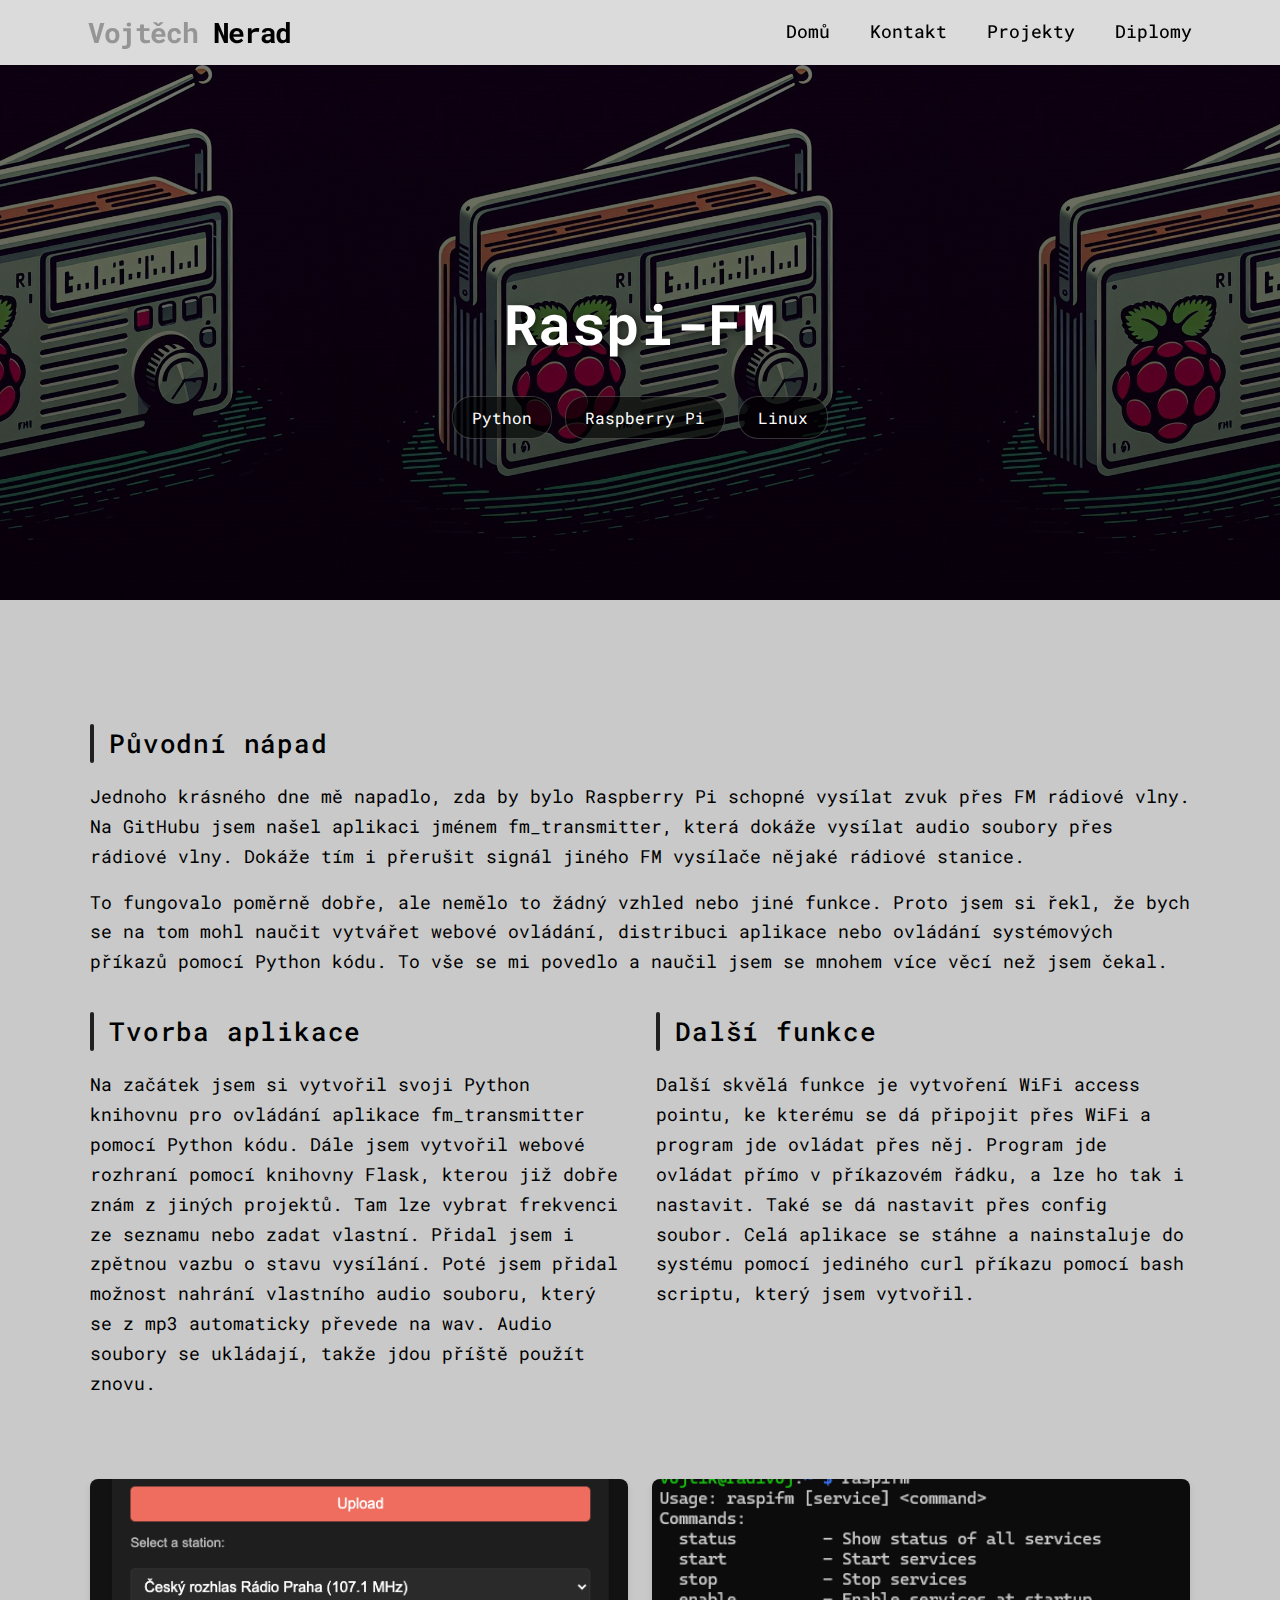
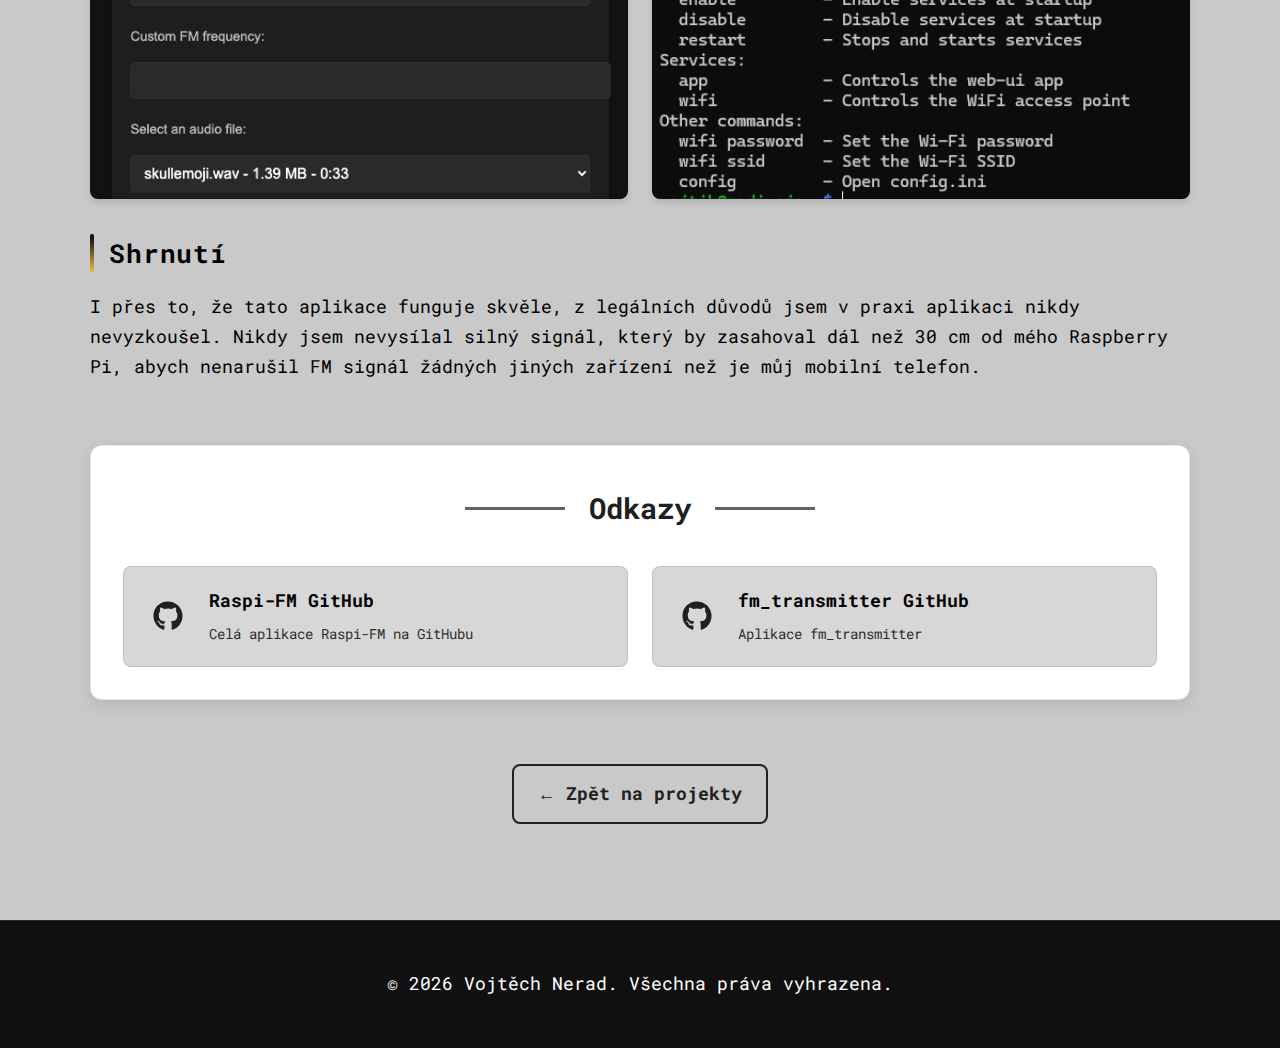
<file: projects/raspi-fm.html>
<!DOCTYPE html>
<html lang="cs">

<head>
    <meta charset="UTF-8">
    <meta name="viewport" content="width=device-width, initial-scale=1.0">
    <title>Raspi-FM - Vojtěch Nerad</title>
    <link rel="stylesheet" href="/style.css">
    <link rel="stylesheet" href="/projects/projects.css">
</head>

<body>
    <nav class="navbar">
        <div class="container">
            <a href="/" class="logo"><span style="color: #959595;">Vojtěch</span> Nerad</a>
            <button class="hamburger" aria-label="Menu">
                <span class="bar"></span>
                <span class="bar"></span>
                <span class="bar"></span>
            </button>
            <div class="nav-links">
                <a href="/#">Domů</a>
                <a href="/#contact">Kontakt</a>
                <a href="/projects">Projekty</a>
                <a href="/certificates">Diplomy</a>
            </div>
        </div>
    </nav>

    <div class="project-hero" style="background-image: url('/images/raspifm_logo.jpg'); background-size: contain;">
        <div class="project-hero-content">
            <h1>Raspi-FM</h1>
            <div class="project-tags">
                <span class="project-tag">Python</span>
                <span class="project-tag">Raspberry Pi</span>
                <span class="project-tag">Linux</span>
            </div>
        </div>
    </div>

    <main class="container project-container">
        <section class="project-section">
            <div class="content-block">
                <h3>Původní nápad</h3>
                <p>Jednoho krásného dne mě napadlo, zda by bylo Raspberry Pi schopné vysílat zvuk přes FM rádiové vlny. Na GitHubu jsem
                    našel aplikaci jménem fm_transmitter, která dokáže vysílat audio soubory přes rádiové vlny. Dokáže tím i přerušit
                    signál jiného FM vysílače nějaké rádiové stanice. 
                </p>
                <p>
                    To fungovalo poměrně dobře, ale nemělo to žádný vzhled nebo jiné
                    funkce. Proto jsem si řekl, že bych se na tom mohl naučit vytvářet webové ovládání, distribuci aplikace nebo
                    ovládání systémových příkazů pomocí Python kódu. To vše se mi povedlo a naučil jsem se mnohem více věcí než jsem
                    čekal.
                </p>
            </div>

            <div class="dual-content">
                <div class="content-block">
                    <h3>Tvorba aplikace</h3>
                    <p>Na začátek jsem si vytvořil svoji Python knihovnu pro ovládání aplikace fm_transmitter pomocí Python kódu. Dále jsem
                        vytvořil webové rozhraní pomocí knihovny Flask, kterou již dobře znám z jiných projektů. Tam lze vybrat frekvenci ze
                        seznamu nebo zadat vlastní. Přidal jsem i zpětnou vazbu o stavu vysílání. Poté jsem přidal možnost nahrání vlastního
                        audio souboru, který se z mp3 automaticky převede na wav. Audio soubory se ukládají, takže jdou příště použít znovu.
                    </p>
    
                </div>
                <div class="content-block">
                    <h3>Další funkce</h3>
                    <p>Další skvělá funkce je vytvoření WiFi access pointu, ke kterému se dá připojit přes WiFi a program jde ovládat přes
                        něj.
                        Program jde ovládat přímo v příkazovém řádku, a lze ho tak i nastavit. Také se dá nastavit přes config soubor. Celá
                        aplikace se stáhne a nainstaluje do systému pomocí jediného curl příkazu pomocí bash scriptu, který jsem vytvořil.
                    </p>
    
                </div>
            </div>
            
            
            <div class="media-gallery">
                <div class="media-item">
                    <img src="/images/raspifm_webapp.png" alt="Vzhled webového ovládání">
                    <div class="media-caption">Vzhled webového ovládání</div>
                </div>
                <div class="media-item">
                    <img src="/images/raspifm_screenshot.png" alt="Linuxové ovládání">
                    <div class="media-caption">Linuxové ovládání</div>
                </div>
            </div>

            <div class="content-block">
                <h3 class="gold">Shrnutí</h3>
                <p>I přes to, že tato aplikace funguje skvěle, z legálních důvodů jsem v praxi aplikaci nikdy nevyzkoušel.
                    Nikdy jsem nevysílal silný signál, který by zasahoval dál než 30 cm od mého Raspberry Pi, abych nenarušil FM signál
                    žádných jiných zařízení než je můj mobilní telefon.
                </p>
            </div>

        </section>


        <section class="project-section resource-links-section">
            <div class="resource-links">
              <h2>Odkazy</h2>
              <div class="links-container">
                
                <a href="https://github.com/jsem-nerad/raspi-fm" class="resource-link" target="_blank">
                    <div class="resource-link-icon">
                        <svg xmlns="http://www.w3.org/2000/svg" viewBox="0 0 496 512" fill="currentColor">
                            <path
                                d="M165.9 397.4c0 2-2.3 3.6-5.2 3.6-3.3.3-5.6-1.3-5.6-3.6 0-2 2.3-3.6 5.2-3.6 3-.3 5.6 1.3 5.6 3.6zm-31.1-4.5c-.7 2 1.3 4.3 4.3 4.9 2.6 1 5.6 0 6.2-2s-1.3-4.3-4.3-5.2c-2.6-.7-5.5.3-6.2 2.3zm44.2-1.7c-2.9.7-4.9 2.6-4.6 4.9.3 2 2.9 3.3 5.9 2.6 2.9-.7 4.9-2.6 4.6-4.6-.3-1.9-3-3.2-5.9-2.9zM244.8 8C106.1 8 0 113.3 0 252c0 110.9 69.8 205.8 169.5 239.2 12.8 2.3 17.3-5.6 17.3-12.1 0-6.2-.3-40.4-.3-61.4 0 0-70 15-84.7-29.8 0 0-11.4-29.1-27.8-36.6 0 0-22.9-15.7 1.6-15.4 0 0 24.9 2 38.6 25.8 21.9 38.6 58.6 27.5 72.9 20.9 2.3-16 8.8-27.1 16-33.7-55.9-6.2-112.3-14.3-112.3-110.5 0-27.5 7.6-41.3 23.6-58.9-2.6-6.5-11.1-33.3 2.6-67.9 20.9-6.5 69 27 69 27 20-5.6 41.5-8.5 62.8-8.5s42.8 2.9 62.8 8.5c0 0 48.1-33.6 69-27 13.7 34.7 5.2 61.4 2.6 67.9 16 17.7 25.8 31.5 25.8 58.9 0 96.5-58.9 104.2-114.8 110.5 9.2 7.9 17 22.9 17 46.4 0 33.7-.3 75.4-.3 83.6 0 6.5 4.6 14.4 17.3 12.1C428.2 457.8 496 362.9 496 252 496 113.3 383.5 8 244.8 8zM97.2 352.9c-1.3 1-1 3.3.7 5.2 1.6 1.6 3.9 2.3 5.2 1 1.3-1 1-3.3-.7-5.2-1.6-1.6-3.9-2.3-5.2-1zm-10.8-8.1c-.7 1.3.3 2.9 2.3 3.9 1.6 1 3.6.7 4.3-.7.7-1.3-.3-2.9-2.3-3.9-2-.6-3.6-.3-4.3.7zm32.4 35.6c-1.6 1.3-1 4.3 1.3 6.2 2.3 2.3 5.2 2.6 6.5 1 1.3-1.3.7-4.3-1.3-6.2-2.2-2.3-5.2-2.6-6.5-1zm-11.4-14.7c-1.6 1-1.6 3.6 0 5.9 1.6 2.3 4.3 3.3 5.6 2.3 1.6-1.3 1.6-3.9 0-6.2-1.4-2.3-4-3.3-5.6-2z" />
                        </svg>
                    </div>
                    <div class="resource-link-content">
                        <div class="resource-link-title">Raspi-FM GitHub</div>
                        <div class="resource-link-description">Celá aplikace Raspi-FM na GitHubu</div>
                    </div>
                </a>
                <a href="https://github.com/markondej/fm_transmitter" class="resource-link" target="_blank">
                    <div class="resource-link-icon">
                        <svg xmlns="http://www.w3.org/2000/svg" viewBox="0 0 496 512" fill="currentColor">
                            <path
                                d="M165.9 397.4c0 2-2.3 3.6-5.2 3.6-3.3.3-5.6-1.3-5.6-3.6 0-2 2.3-3.6 5.2-3.6 3-.3 5.6 1.3 5.6 3.6zm-31.1-4.5c-.7 2 1.3 4.3 4.3 4.9 2.6 1 5.6 0 6.2-2s-1.3-4.3-4.3-5.2c-2.6-.7-5.5.3-6.2 2.3zm44.2-1.7c-2.9.7-4.9 2.6-4.6 4.9.3 2 2.9 3.3 5.9 2.6 2.9-.7 4.9-2.6 4.6-4.6-.3-1.9-3-3.2-5.9-2.9zM244.8 8C106.1 8 0 113.3 0 252c0 110.9 69.8 205.8 169.5 239.2 12.8 2.3 17.3-5.6 17.3-12.1 0-6.2-.3-40.4-.3-61.4 0 0-70 15-84.7-29.8 0 0-11.4-29.1-27.8-36.6 0 0-22.9-15.7 1.6-15.4 0 0 24.9 2 38.6 25.8 21.9 38.6 58.6 27.5 72.9 20.9 2.3-16 8.8-27.1 16-33.7-55.9-6.2-112.3-14.3-112.3-110.5 0-27.5 7.6-41.3 23.6-58.9-2.6-6.5-11.1-33.3 2.6-67.9 20.9-6.5 69 27 69 27 20-5.6 41.5-8.5 62.8-8.5s42.8 2.9 62.8 8.5c0 0 48.1-33.6 69-27 13.7 34.7 5.2 61.4 2.6 67.9 16 17.7 25.8 31.5 25.8 58.9 0 96.5-58.9 104.2-114.8 110.5 9.2 7.9 17 22.9 17 46.4 0 33.7-.3 75.4-.3 83.6 0 6.5 4.6 14.4 17.3 12.1C428.2 457.8 496 362.9 496 252 496 113.3 383.5 8 244.8 8zM97.2 352.9c-1.3 1-1 3.3.7 5.2 1.6 1.6 3.9 2.3 5.2 1 1.3-1 1-3.3-.7-5.2-1.6-1.6-3.9-2.3-5.2-1zm-10.8-8.1c-.7 1.3.3 2.9 2.3 3.9 1.6 1 3.6.7 4.3-.7.7-1.3-.3-2.9-2.3-3.9-2-.6-3.6-.3-4.3.7zm32.4 35.6c-1.6 1.3-1 4.3 1.3 6.2 2.3 2.3 5.2 2.6 6.5 1 1.3-1.3.7-4.3-1.3-6.2-2.2-2.3-5.2-2.6-6.5-1zm-11.4-14.7c-1.6 1-1.6 3.6 0 5.9 1.6 2.3 4.3 3.3 5.6 2.3 1.6-1.3 1.6-3.9 0-6.2-1.4-2.3-4-3.3-5.6-2z" />
                        </svg>
                    </div>
                    <div class="resource-link-content">
                        <div class="resource-link-title">fm_transmitter GitHub</div>
                        <div class="resource-link-description">Aplikace fm_transmitter</div>
                    </div>
                </a>
                
                
              </div>
            </div>
          </section>

        <div class="back-to-projects">
            <a href="/projects">← Zpět na projekty</a>
        </div>

        
    </main>

    <footer class="footer">
        <div class="container">
            <p class="copyright"></p>
        </div>
    </footer>

    <script src="/scripts/project.js"></script>
    
</body>

</html>
</file>
<file: style.css>
@import url('https://fonts.googleapis.com/css2?family=Montserrat:ital,wght@0,100..900;1,100..900&family=Roboto+Mono:ital,wght@0,100..700;1,100..700&display=swap');

:root {
    --primary-color: #0e0e0edd;
    --secondary-color: #dcdcdc;
    --dark-bg: #090909;
    --card-bg: #131313;
    --accent-color: #ffffffc5;
    --description-color: #d8d8d8;
    --max-width: 1200px;
    --navbar-height: 65px; 
    --mobile-navbar-height: 70px;

}

::selection {
    color: #000000;
    background: #ffffffca;
}

hr {
    border: 1px solid #ffffff18;
}

* {
    margin: 0;
    padding: 0;
    box-sizing: border-box;
    font-family: "Roboto Mono", serif;
}

html {
    scroll-behavior: smooth;
}

body {
    background-color: var(--dark-bg);
    color: var(--secondary-color);
    line-height: 1.75;
    font-size: 1.1rem;
}

h1:first-child {
    margin-top: 1rem;
    padding-top: 2rem;
}

main.container {
    padding-top: calc(var(--navbar-height) + 2rem);
    position: relative;
    z-index: 1;
}

.container {
    max-width: var(--max-width);
    margin: 0 auto;
    padding: 0 3rem;
}

section {
    scroll-margin-top: 6rem;
    scroll-margin-top: var(--navbar-height);
}

.navbar {
    background-color: #00000099;
    border-bottom: 0px solid light-dark(rgba(0,0,0,0.1), rgba(255,255,255,0.1));
    padding: 0;
    position: fixed;
    width: 100%;
    top: 0;
    z-index: 1000;
    height: var(--navbar-height);
    -webkit-user-select: none; 
    -ms-user-select: none; 
    user-select: none;
    backdrop-filter: blur(5px);
}

.navbar .container {
    height: 100%;
    display: flex;
    justify-content: space-between;
    align-items: center;
    position: relative;
}

.logo {
    font-weight: 700;
    font-size: 1.75rem;
    color: var(--accent-color);
    text-decoration: none;
    letter-spacing: -0.05em;
}

.nav-links {
    display: flex;
    gap: 2.5rem;
}

.nav-links a {
    color: var(--secondary-color);
    text-decoration: none;
    font-weight: 450;
    transition: all 0.3s ease;
    position: relative;
}

.nav-links a:hover {
    color: var(--accent-color);
}

.nav-links a::after {
    content: '';
    position: absolute;
    bottom: -5px;
    left: 0;
    width: 0;
    height: 2px;
    background: var(--accent-color);
    transition: width 0.3s ease;
}

.nav-links a:hover::after {
    width: 100%;
}

.hamburger {
    display: none;
    background: none;
    border: none;
    cursor: pointer;
    padding: 0.5rem;
    z-index: 1001;
}

.bar {
    display: block;
    width: 25px;
    height: 3px;
    margin: 5px auto;
    background-color: var(--secondary-color);
    transition: all 0.3s ease;
}





.text p {
    margin: 0;
    font-size: 1.5rem;
    color: #6f6f6f;
}



.text span {
    color: #b1b1b1;

}

.text h1 {
    font-size: 4rem;
    margin: 0;
    font-weight: 600;
    color: #6f6f6f;
}

.tagline {
    color: #3e3e3e;
    font-size: 1.1rem;
    font-weight: 300;
}


.card {
    background: var(--card-bg);
    border: 0px solid light-dark(#e0e0e0, rgba(255,255,255,0.1));
    border-radius: 12px;
    transition: transform 0.3s ease, box-shadow 0.3s ease;

    margin-bottom: 50px;
}

.card p {
    color: var(--secondary-color);  
    line-height: 1.7;
}

.card:hover {
    transform: translateY(-5px);
    box-shadow: 0 10px 30px rgba(0,0,0,0.3);
}

.card-content {
    padding: 2.5rem;
}

.card-image {
    overflow: hidden;
}

.card-image figure {
    margin: 0;
    line-height: 0;
}

.card-image img {
    width: 100%;
    height: 300px;
    object-fit: cover;
    transition: transform 0.3s ease;
}

.card-image:hover img {
    transform: scale(1.03);
}

.card h2 {
    color: var(--accent-color);
    margin-bottom: 1.25rem;
    font-size: 1.75rem;
}

.card-content p {
    color: var(--secondary-color);
    line-height: 1.7;
}

.contact-section {
  padding: 5rem 0;
  background-color: var(--bg-color);
  position: relative;
  overflow: hidden;
}
  
.dot-bg::before {
  content: '';
  position: absolute;
  top: 0;
  left: 0;
  right: 0;
  bottom: 0;
  background-image: radial-gradient(circle, rgba(255, 255, 255, 0.45) 1px, transparent 1px);
  background-size: 50px 50px;
  z-index: 0;
  opacity: 0.8;
}

.projects-body.dot-bg::before,
.certificates-body.dot-bg::before {
  position: fixed;
  width: 100%;
  min-height: 100%;
  z-index: -1;
}

.contact-container {
    max-width: 1200px;
    margin: 0 auto;
    padding: 0 2rem;
    position: relative;
    z-index: 1;
  }
  
  .section-title {
    font-size: 2.5rem;
    margin-bottom: 6rem;
    text-align: center;
    color: var(--text-color);
    position: relative;
    display: inline-block;
    left: 50%;
    transform: translateX(-50%);
  }
  
  .section-title::after {
    content: '';
    position: absolute;
    bottom: -10px;
    left: 0;
    width: 100%;
    height: 3px;
    background: linear-gradient(90deg, transparent, var(--accent-color), transparent);
  }
  
  .contact-grid {
    display: grid;
    grid-template-columns: repeat(3, 1fr);
    gap: 2rem;
    margin-bottom: 3rem;
    width: 100%;
    max-width: 1000px;
    margin-left: auto;
    margin-right: auto;
  }
  
  .contact-card {
    background: rgba(30, 30, 30, 0.5);
    border-radius: 12px;
    padding: 2rem;
    text-align: center;
    transition: transform 0.3s ease, box-shadow 0.3s ease;
    backdrop-filter: blur(10px);
    border: 1px solid rgba(255, 255, 255, 0.1);
    height: 100%;
    display: flex;
    flex-direction: column;
    align-items: center;
  }
  
  .contact-card:hover {
    transform: translateY(-10px);
    box-shadow: 0 15px 30px rgba(0, 0, 0, 0.2);
    border-color: rgba(255, 255, 255, 0.2);
  }
  
  .github-link {
    text-decoration: none;
    color: inherit;
    display: block;
  }
  
  .contact-icon {
    font-size: 2.5rem;
    margin-bottom: 1.5rem;
    color: var(--accent-color);
    height: 60px;
    width: 60px;
    line-height: 60px;
    border-radius: 50%;
    background: rgba(255, 255, 255, 0.05);
    margin: 0 auto 1.5rem;
  }

  .contact-icon svg {
    width: 30px;
    height: 30px;
    fill: var(--accent-color);
    transition: transform 0.3s ease;
  }
  
  .contact-card:hover .contact-icon svg {
    transform: scale(1.2);
  }
  
  .contact-card h3 {
    font-size: 1.3rem;
    margin-bottom: 0.5rem;
    color: var(--text-color);
  }
  
  .contact-text {
    color: var(--text-color);
    opacity: 0.8;
    font-family: 'Roboto Mono', monospace;
    word-break: break-word;
    max-width: 100%;
  }
  
  .availability-info {
    text-align: center;
    margin-top: 3rem;
    padding: 2rem;
    background: rgba(30, 30, 30, 0.3);
    border-radius: 12px;
    backdrop-filter: blur(10px);
    max-width: 800px;
    margin-left: auto;
    margin-right: auto;
  }
  
  .status {
    font-weight: bold;
    padding: 0.3rem 0.8rem;
    border-radius: 20px;
    font-size: 0.9rem;
  }
  
  .available {
    background-color: rgba(39, 174, 96, 0.2);
    color: #2ecc71;
    border: 1px solid rgba(46, 204, 113, 0.3);
  }
  
  .response-time {
    margin-top: 0.5rem;
    font-size: 0.9rem;
    opacity: 0.7;
  }



.footer {
    background-color: #040404;
    padding: 3rem 0;
    text-align: center;
    border-top: 1px solid rgba(255,255,255,0.1);
}

img {
    max-width: 100%;
    height: auto;
}




.round-image {
    position: relative;
    width: min(20rem, 90vw);
    aspect-ratio: 1/1;
    overflow: hidden;
    border-radius: 9999px;
    background: #b7b7b7;  
}

.round-image img {
    position: absolute;
    top: 50%;
    left: 50%;
    transform: translate(-50%, -50%);
    width: 100%;
    height: 100%;
    object-fit: cover;
    object-position: center;
}


.about-me {
    padding: 4rem 0;
}

.about-me .card {
    background: #121212;
    border-radius: 10px;
    box-shadow: 0 4px 6px rgba(0, 0, 0, 0.1);
    overflow: hidden;
    border: 1px solid #1c1c1c;
}

.about-me .macos-title-bar {
    cursor: default;
    -webkit-app-region: no-drag;
    padding: 12px;
}

.about-me .title-text {
    color: #ffffff;
}

.about-me .icon {
    width: 16px;
    height: 16px;
    fill: #555;
}

.about-header {
    position: relative;
    margin-bottom: 2rem;
    text-align: center;
}

.about-header h2 {
    font-size: 2.5rem;
    color: var(--accent-color);
    margin-bottom: 0.5rem;
}

.accent-line {
    height: 2px;
    width: 100px;
    background: var(--accent-color);
    margin: 0 auto;
}


.about-grid {
    display: grid;
    grid-template-columns: 1fr 2fr;
    gap: 3rem;
    align-items: start;
    padding: 1.2rem;
}

.about-image {
    display: flex;
    flex-direction: column;
    align-items: center;
    gap: 2rem;
}

.social-badges {
    display: flex;
    flex-direction: column;
    gap: 1rem;
    width: 100%;
}

.social-badge {
    display: flex;
    align-items: center;
    gap: 0.75rem;
    background: var(--dark-bg);
    padding: 0.75rem 1rem;
    border-radius: 50px;
    text-decoration: none;
    color: var(--secondary-color);
    transition: all 0.3s ease;
}

.social-badge:hover {
    transform: translateY(-3px);
    box-shadow: 0 5px 15px rgba(0,0,0,0.2);
    color: var(--accent-color);
}

.social-badge svg {
    width: 1.25rem;
    height: 1.25rem;
    fill: var(--accent-color);
}

.about-text {
    display: flex;
    flex-direction: column;
    gap: 2rem;
}

.bio p {
    margin-bottom: 1rem;
    font-size: 1.3rem;
    line-height: 1.8;
}

.interests h3 {
    color: var(--accent-color);
    margin-bottom: 1rem;
    font-size: 1.4rem;
}

.interest-tags {
    display: flex;
    flex-wrap: wrap;
    gap: 0.75rem;
}

.interest-tag {
    background: var(--dark-bg);
    color: var(--accent-color);
    padding: 0.5rem 1rem;
    border-radius: 50px;
    font-size: 0.9rem;
    transition: all 0.3s ease;
}

.interest-tag:hover {
    transform: translateY(-3px);
    box-shadow: 0 5px 15px rgba(0,0,0,0.2);
}

.quote {
    margin-top: 1rem;
    padding-left: 1.5rem;
    border-left: 3px solid var(--accent-color);
}

blockquote {
    font-style: italic;
    font-size: 1.2rem;
    color: var(--secondary-color);
}

blockquote cite {
    display: block;
    margin-top: 0.75rem;
    font-size: 0.9rem;
    font-style: normal;
    text-align: right;
    color: var(--accent-color);
}

.hero {
    min-height: calc(100vh - var(--navbar-height));
    display: flex;
    flex-direction: row;
    justify-content: center;
    gap: 5rem;
    align-items: center;
    
    padding: 6rem 0;
}



.hero-content {
    display: flex;
    flex-direction: column;
    gap: 0;
    align-items: flex-start;
    justify-content: center;
    color: #3e3e3e;
  }

  .hero h1 {
    font-size: 3.5rem;
    margin-bottom: 1rem;
    color: var(--accent-color);
    margin: 0;
  }

  .hero .tagline {
    font-size: 1.5rem;
    color: var(--secondary-color);
    margin-bottom: 1.5rem;
  }
  
  .hero .description {
    font-size: 1.1rem;
    color: var(--description-color);
    margin-bottom: 2rem;
  }
  
.hero-icons {
    padding-top: 1rem;
    display: flex;
    align-items: center;
}

.hero-icons a {
    display: inline-flex;
    margin-right: 1rem;
}

.hero-icons svg {
    height: 2.5rem;
    fill: #b3b2b2;
    overflow: visible;
}

.glow {
  text-shadow: none; transition: all ease .2s;
}
.glow:hover {
  text-shadow: 0 0 3.5px #fff,
                0 0 5px #fff,
                0 0 10.5px #fff,
                0 0 24px #0fa,
                0 0 41px #0fa,
                0 0 46px #0fa;
}

.cta-buttons {
    position: relative;
    z-index: 10;
    display: flex;
    gap: 1rem;
    margin-bottom: 2rem;
  }
  
  .cta-primary, .cta-secondary {
    padding: 0.75rem 1.5rem;
    border-radius: 5px;
    text-decoration: none;
    font-weight: bold;
    transition: all 0.3s ease;
  }
  
  .cta-primary {
    background-color: var(--accent-color);
    color: var(--primary-color);
  }
  
  .cta-secondary {
    background-color: transparent;
    color: var(--accent-color);
    border: 2px solid var(--accent-color);
  }
  
  .cta-primary:hover, .cta-secondary:hover {
    transform: translateY(-3px);
    box-shadow: 0 4px 6px rgba(0, 0, 0, 0.1);
  }
  .cta-buttons.centered {
    justify-content: center;
    margin-top: 2rem;
  }
  

  .projects {
    padding: 6rem 0;
    position: relative;
    overflow: hidden;
  }
  
  .projects.dot-bg::before {
    content: '';
    position: absolute;
    top: 0;
    left: 0;
    right: 0;
    bottom: 0;
    background-image: radial-gradient(circle, rgba(255, 255, 255, 0.1) 1px, transparent 1px);
    background-size: 50px 50px;
    z-index: 0;
    opacity: 0.5;
  }
  
  
  .featured-project {
    margin-bottom: 3rem;
    max-width: var(--max-width);
    margin-left: auto;
    margin-right: auto;
    padding: 0 2rem;
  }
  
  .featured-card {
    display: grid;
    max-height: 400px;
    grid-template-columns: 1.5fr 1fr;
    gap: 2rem;
    background: rgba(30, 30, 30, 0.5);
    border-radius: 18px;
    overflow: hidden;
    text-decoration: none;
    color: inherit;
    backdrop-filter: blur(10px);
    border: 1px solid rgba(255, 255, 255, 0.1);
    transition: transform 0.3s ease, box-shadow 0.3s ease;
    position: relative;
    z-index: 1;
  }
  
  .featured-card:hover {
    transform: translateY(-10px);
    box-shadow: 0 15px 30px rgba(0, 0, 0, 0.3);
    border-color: rgba(255, 255, 255, 0.2);
  }

  .featured-card:hover .project-category,
  .featured-card:hover .project-tech {
    transform: translateY(0);
    opacity: 1;
  }
  
  .featured-image {
    height: 100%; 
    overflow: hidden;
  }
  
  .featured-image img {
    width: 100%;
    height: 100%;
    object-fit: cover;
    filter: brightness(0.85);
    transition: filter 0.3s ease, transform 0.5s ease;
  }
  
  .featured-card:hover .featured-image img {
    filter: brightness(0.95);
    transform: scale(1.05);
  }
  
  .featured-content {
    padding: 2rem;
    display: flex;
    flex-direction: column;
    justify-content: center;
  }
  
  .featured-content h2 {
    font-size: 2.2rem;
    margin-bottom: 1rem;
    color: white;
    transition: transform 0.3s ease;
  }
  
  .featured-card:hover .featured-content h2 {
    transform: translateX(10px);
  }
  
  .project-description {
    margin-top: 1rem;
    color: rgba(255, 255, 255, 0.8);
    font-size: 1.1rem;
    line-height: 1.6;
  }
  
  .project-grid {
    display: grid;
    grid-template-columns: repeat(auto-fit, minmax(350px, 1fr));
    gap: 2rem;
    max-width: var(--max-width);
    margin: 0 auto;
    padding: 0 2rem;
    margin-bottom: 2rem;
  }
  
  .project-card {
    position: relative;
    border-radius: 18px;
    overflow: hidden;
    aspect-ratio: 16/9;
    text-decoration: none;
    box-shadow: 0 5px 15px rgba(0, 0, 0, 0.2);
    transition: transform 0.4s cubic-bezier(0.175, 0.885, 0.32, 1.275);
    border: 1px solid rgba(255, 255, 255, 0.05);
  }
  
  .project-card:hover {
    transform: translateY(-15px);
    border-color: rgba(255, 255, 255, 0.15);
    z-index: 1;
  }
  
  .project-image {
    width: 100%;
    height: 100%;
  }
  
  .project-image img {
    width: 100%;
    height: 100%;
    object-fit: cover;
    filter: brightness(0.8) blur(1px);
    transition: filter 0.5s ease, transform 0.5s ease;
  }
  
  .project-card:hover .project-image img {
    filter: brightness(0.6), blur(0);
    transform: scale(1.05);
  }
  
  .project-content {
    position: absolute;
    top: 0;
    left: 0;
    width: 100%;
    height: 100%;
    display: flex;
    flex-direction: column;
    justify-content: center;
    align-items: center;
    padding: 2rem;
    text-align: center;
    background: linear-gradient(to top, rgba(0,0,0,0.8) 0%, rgba(0,0,0,0.1) 100%);
    opacity: 0.95;
    transition: opacity 0.3s ease;
  }
  
  .project-content h2 {
    color: white;
    font-weight: bold;
    font-size: 1.8rem;
    margin-bottom: 0.8rem;
    text-shadow: 2px 2px 4px rgba(0, 0, 0, 0.5);
    transition: transform 0.5s ease;
  }
  
  .project-category {
    display: inline-block;
    padding: 0.3rem 1rem;
    background: rgba(30, 30, 30, 1);
    border-radius: 20px;
    font-size: 0.9rem;
    color: rgba(255, 255, 255, 0.8);
    margin-bottom: 1rem;
    backdrop-filter: blur(5px);
    transform: translateY(20px);
    opacity: 0;
    transition: transform 0.3s ease, opacity 0.3s ease;
  }
  
  .project-tech {
    display: flex;
    gap: 0.5rem;
    justify-content: center;
    margin-top: 1rem;
    transform: translateY(20px);
    opacity: 0;
    transition: transform 0.4s ease 0.1s, opacity 0.4s ease 0.1s;
  }
  
  .project-tech span {
    padding: 0.2rem 0.8rem;
    background: rgba(30, 30, 30, 1);
    border-radius: 4px;
    font-size: 0.8rem;
    color: rgba(255, 255, 255, 0.8);
    border: 1px solid rgba(255, 255, 255, 0.4);
  }
  
  .project-card:hover .project-category,
  .project-card:hover .project-tech {
    transform: translateY(0);
    opacity: 1;
  }
  
  .project-card:hover .project-content h2 {
    transform: translateY(-10px);
  }
  
  

  


  .experience {
    position: relative;
    background-color: var(--dark-bg);
    overflow: hidden;
    padding: 2rem 0;
}


.experience-grid {
    display: grid;
    max-width: var(--max-width);
    margin: 0 auto;
    justify-content: center;
}
.experience-card {
    background: #121212;
    width: 400px;
    border-radius: 10px;
    box-shadow: 0 4px 6px rgba(0, 0, 0, 0.1);
    overflow: hidden;
    border: 1px solid #1c1c1c;
    transition: transform 0.3s ease, box-shadow 0.3s ease;
}

.experience-card:hover {
  transform: scale(1.02);
  box-shadow: 0 8px 20px rgba(0, 0, 0, 0.15);
}

.badge {
  background: #3c3c3c;
  padding: 2px 8px;
  border-radius: 8px;
  font-size: 0.95rem;
}


.macos-title-bar {
    background: #0c0c0c;
    padding: 10px;
    display: flex;
    align-items: center;
    justify-content: space-between;
    position: relative;
    cursor: grab;
}

.title-buttons {
    display: flex;
    gap: 6px;
    margin-left: 3px;
}

.title-buttons span {
    width: 13px;
    height: 13px;
    border-radius: 50%;
    display: inline-block;
}

.red {
    background: #ff5f56;
}

.yellow {
    background: #ffbd2e;
}

.green {
    background: #27c93f;
}

.title-text {
    position: absolute;
    display: flex;
    align-items: center;
    justify-content: center;
    width: 100%;
    gap: 0.4rem;
    font-weight: bold;
    font-size: 1.2rem;
}

.icon {
    width: 16px;
    height: 16px;
    fill: #555;
    stroke: #555;
    stroke-width: 2px;
}




.card-content {
    padding: 15px;
}

.experience-list {
    list-style-type: none;
    padding: 0;
}

.experience-list li {
    padding: 5px 0;
    font-size: 1rem;
}

.experience-list li:before
{
    content: '-';
    margin: 0.8rem;    
}


@media (max-width: 1024px) {
    .container {
        padding: 0 2rem;
    }
    .hero h1 {
        font-size: 3.5rem;
    }

    .hero {
        display: flex;
        flex-direction: column-reverse;
        align-items: center;
        justify-content: center;
        gap: 1rem;
        padding: 4rem 0;
        text-align: center;
    }
    .hero-content {
        align-items: center;
      }
    .about-me .card{
        width: 100%; 
    }

    .experience-grid {
        display: grid;
        grid-template-columns: repeat(2, 1fr);
        gap: 20px;
        position: static;
    }
    
    .experience-card {
        position: static !important;
        width: 100%;
        max-width: 400px;
        margin: 0 auto;
        transform: translateY(0px);
    }
    .experience-card:hover {
      box-shadow: none;
    }
}

@media (max-width: 935px) {
    .project-grid {
        grid-template-columns: 1fr;
        margin: 0 auto;
        margin-bottom: 2rem;
    }
    .featured-project {
        margin-bottom: 2rem;
    }
      
      .project-card, .featured-card {
        max-width: 650px;
        width: 100%;
        margin-left: auto;
        margin-right: auto;
      }

      
      .featured-card {
        display: block;
        position: relative;
        border-radius: 18px;
        overflow: hidden;
        aspect-ratio: 16/9;
      }
      
      .featured-image {
        position: absolute;
        width: 100%;
        height: 100%;
      }
      
      .featured-content {
        position: absolute;
        top: 0;
        left: 0;
        width: 100%;
        height: 100%;
        display: flex;
        flex-direction: column;
        justify-content: center;
        align-items: center;
        padding: 2rem;
        text-align: center;
        background: linear-gradient(to top, rgba(0,0,0,0.8) 0%, rgba(0,0,0,0.1) 100%);
        opacity: 0.95;
        transition: opacity 0.3s ease;
      }
      .featured-card:hover .featured-content h2 {
        transform: none;
      }
      
      .featured-content h2 {
        color: white;
        font-weight: bold;
        font-size: 1.8rem;
        margin-bottom: 0.8rem;
        text-shadow: 2px 2px 4px rgba(0, 0, 0, 0.5);
        transition: transform 0.5s ease;
      }
      
      .project-description {
        display: none;
      }
      
      .project-card:nth-child(n+3) {
        display: none;
      }
  }

@media (max-width: 768px) {
    :root {
        --navbar-height: var(--mobile-navbar-height);
    }

    main.container {
        padding-top: calc(var(--mobile-navbar-height) + 1.5rem);
    }

    h1:first-child {
        margin-top: 0.5rem;
        padding-top: 1rem;
    }

    section {
        scroll-margin-top: 5rem;
    }
    
    
    .container {
        padding: 0 1.5rem;
    }

    .hamburger {
        display: block;
    }

    .hamburger.active .bar:nth-child(2) {
        opacity: 0;
    }

    .hamburger.active .bar:nth-child(1) {
        transform: translateY(8px) rotate(45deg);
    }

    .hamburger.active .bar:nth-child(3) {
        transform: translateY(-8px) rotate(-45deg);
    }

    .nav-links {
        position: fixed;
        right: -100%;
        top: var(--mobile-navbar-height);
        gap: 0;
        flex-direction: row;
        justify-content: space-evenly;
        background-color: #00000099;
        width: 100%;
        text-align: center;
        transition: 0.3s;
        padding: 0 1rem;
        box-shadow: 0 5px 10px rgba(0,0,0,0.2);
    }

    .navbar {
        height: var(--mobile-navbar-height);
    }

    .nav-links.active {
        right: 0;
    }

    .nav-links a {
        margin: 0.8rem 0rem;
        padding: 0;
        font-size: 1.1rem;
    }

    .hero {
        display: flex;
        flex-direction: column-reverse;
        align-items: center;
        justify-content: center;
        gap: 1rem;
        padding: 4rem 0;
        text-align: center;
    }
    .hero-content {
        align-items: center;
      }

   .cta-buttons {
        justify-content: center;
   }

    .tagline {
        font-size: 1rem;
    }

    .card-content {
        padding: 1.75rem;
    }
    
    .card-image img {
        height: 250px;
    }

    .section-title {
        font-size: 2rem;
    }
    
    .reach-out {
        font-size: 1.1rem;
        margin-bottom: 2rem;
    }
    
    .contact-grid {
        grid-template-columns: repeat(2, 1fr);
        max-width: 600px;
      }
    
    

    .about-me .card{
        width: 100%; 
    }

    

    .experience-grid {
        grid-template-columns: 1fr;
    }
    
    .experience-header {
        flex-direction: row;
        align-items: center;
    }
    
    .experience-icon {
        width: 2rem;
        height: 2rem;
    }
    
    .about-grid {
        grid-template-columns: 1fr;
        gap: 2rem;
    }
    
    .about-image {
        order: 1;
    }
    
    .about-text {
        order: 2;
    }
    
    .social-badges {
        flex-direction: row;
        flex-wrap: wrap;
        justify-content: center;
    }
    
    .social-badge {
        width: auto;
    }

    

    .experience-grid .experience-card:nth-child(2),
    .experience-grid .experience-card:nth-child(3) {
        display: none;
    }



    .project-content h2 {
        font-size: 1.65rem;
      }
      .featured-content h2 {
        font-size: 1.65rem;
      }
}

@media (max-width: 480px) {
    .container {
        padding: 0 1rem;
    }
    .contact-grid {
        grid-template-columns: 1fr;
        max-width: 300px;
      }
      
      .section-title {
        font-size: 2rem;
      }

    .logo {
        font-size: 1.5rem;
    }

    .nav-links {
        gap: 1rem;
    }

    .nav-links a {
        font-size: 0.95rem;
    }

    .hero {
        display: flex;
        flex-direction: column-reverse;
        align-items: center;
        padding-top: 100px;
        gap: 2rem;
    }

    .accent-line {
        margin: 0;
    }

    .hero p {
        font-size: 1rem;
    }

    .hero h1 {
        font-size: 2.5rem;
    }

    .hero .tagline {
        font-size: 1rem;
    }

    .cta-buttons {
        font-size: 0.9rem;
    }
    .projects .cta-secondary {
        font-size: 1rem;
    }
    .project-grid {
        grid-template-columns: 1fr;
        padding: 0 1rem;
      }
    
      .project-content h2 {
        font-size: 1.5rem;
      }
      .featured-content h2 {
        font-size: 1.5rem;
      }
      
      .section-title {
        font-size: 2rem;
      }

    .hero .round-image {
        width: 12rem;
        height: 12rem;
    }

    .card-content {
        padding: 1.5rem;
    }
    
    .card-image img {
        height: 200px;
    }
    
    .card h2 {
        font-size: 1.8rem;
    }

    .accent-line {
        justify-self: center;
    }
    .about-me .card .card-content{
        padding: 0;
    }

    .about-image .round-image {
        width: 75%;
    }

    .social-badge {
        font-size: 1rem;
    }

    .featured-project {
      padding: 0 1rem;
    }
    
}





@media (prefers-color-scheme: light) {
  :root {
    --primary-color: #ffffffdd;
    --secondary-color: #e1e1e1;
    --dark-bg: #c9c9c9;
    --card-bg: #131313;
    --accent-color: #202020;
    --description-color: #313131;
  }

  ::selection {
    color: #ffffffca;
    background: #000000ca;
  }

  .navbar {
    background-color: #dbdbdb;
    box-shadow: 0 2px 4px rgba(0, 0, 0, 0.1);
  }
  .navbar a {
    color: #000000;
  }

  .nav-links {
    background-color: #dbdbdb;
  }

  .bar {
    background: #000000;
  }

  .tagline.glow {
    color: #000000;
    text-shadow: none; 
  }

  .section-title {
    color: #000000;
  }

  .about-header {
    color: #000000;
  }
  .about-header h2 {
    color: #fff;
  }

  .accent-line {
    background: #fff;
  }

  .interests h3 {
    color: #ffffff;
  }

  .interest-tag {
    background: #1b1b1b;
    color: #ffffff;
  }

  .quote {
    border-left: 1px solid #ffffff;
  }

  .quote cite {
    color: #ffffff;
  }

  .social-badge {
    background: #191919;
    color: #ffffff;
  }

  .social-badge:hover {
    background: #1b1b1b;
    color: #ffffff;
  }
  
  .social-badge svg {
    fill: #ffffff;
  }

  .icon {
    fill: #aeaeae;
    stroke: #aeaeae;
  }

  .featured-card {
    background-color: #101010;
  }

  .contact-card {
    background: #101010;
    color: #ffffff;
  }

  .contact-icon {
    background: #1b1b1b;
    color: #ffffff;
  }

  .contact-icon svg {
    fill: #ffffff;
  }

  .availability-info {
    background: #202020;
    color: #ffffff;
  }
  
  .footer {
    background-color: #101010;
    color: #ffffff;
  }

  .dot-bg::before {
    background-image: radial-gradient(circle, rgba(0, 0, 0, 0.8) 2px, transparent 1px);
    background-size: 50px 50px;
    opacity: 0.8;
  }


}
</file>
<file: projects/projects.css>
/* Project Detail Page Styles */

:root {
  --project-max-width: 1200px;
  --content-max-width: 1100px;
  --timeline-marker-size: 4rem;
}

/* Project Container */
.project-container {
  max-width: var(--project-max-width);
  padding: 0 3rem 4rem;
  margin-top: -40px;
  position: relative;
  z-index: 10;
}

/* Project Hero Banner */
.project-hero {
  position: relative;
  width: 100%;
  height: 600px;
  background-size: cover;
  background-position: center;
  padding-top: var(--navbar-height);
  display: flex;
  align-items: center;
  justify-content: center;
  overflow: hidden;
}

.project-hero::before {
  content: '';
  position: absolute;
  top: 0;
  left: 0;
  width: 100%;
  height: 100%;
  background: linear-gradient(rgba(0,0,0,0.5), rgba(0,0,0,0.7));
}

.project-hero-content {
  position: relative;
  color: white;
  text-align: center;
  z-index: 1;
  max-width: 800px;
  padding: 0 2rem;
}

.project-hero h1 {
  font-size: 3.5rem;
  margin-bottom: 1.5rem;
  color: white;
  text-shadow: 2px 2px 8px rgba(0,0,0,0.6);
}

/* Progress Bar */
.progress-bar {
  position: fixed;
  top: var(--navbar-height);
  left: 0;
  height: 4px;
  background: var(--accent-color);
  width: 0;
  z-index: 1000;
  transition: width 0.2s ease;
}

/* Project Tags */
.project-tags {
  display: flex;
  flex-wrap: wrap;
  justify-content: center;
  gap: 0.8rem;
  margin-top: 1rem;
}

.project-tag {
  background-color: rgba(0, 0, 0, 0.6);
  color: white;
  padding: 0.4rem 1.2rem;
  border-radius: 20px;
  font-size: 1rem;
  border: 1px solid rgba(255, 255, 255, 0.2);
  transition: transform 0.3s ease, background-color 0.3s ease;
}

.project-tag:hover {
  transform: translateY(-3px);
  background-color: rgba(36, 36, 36, 0.6);
}

/* Project Section */
.project-section {
  margin: 4rem 0;
  max-width: var(--content-max-width);
  margin-left: auto;
  margin-right: auto;
}

.project-section.top-section {
  margin-top: 2rem;
}

ul {
  list-style-type: none;
  padding: 0;
}

ul li {
  padding: 5px 0;
  font-size: 1rem;
}

ul li:before {
  content: '-';
  margin: 0.8rem;    
}

.project-section h2 {
  font-size: 2.8rem;
  color: var(--accent-color);
  text-align: center;
  margin: 3rem 0 2rem;
  position: relative;
  font-weight: bold;
  display: flex;
  align-items: center;
  justify-content: center;
}

.project-section h2::before,
.project-section h2::after {
  content: '';
  height: 3px;
  background: var(--accent-color);
  flex: 1;
  max-width: 100px;
  opacity: 0.7;
}

.project-section h2::before {
  margin-right: 1.5rem;
}

.project-section h2::after {
  margin-left: 1.5rem;
}


.project-section h3 {
  font-size: 1.6rem;
  color: var(--text-color);
  margin: 0rem 0 1rem;
  position: relative;
  padding-left: 1.2rem;
  font-weight: 500;
  letter-spacing: 0.05rem;
}

.project-section h3::before {
  content: '';
  position: absolute;
  left: 0;
  top: 0.2rem;
  bottom: 0.2rem;
  width: 4px;
  background: var(--accent-color);
  border-radius: 2px;
}

/* Additional style for final phase to make it stand out */
.project-section h3.gold {
  font-weight: 700;
}

.project-section h3.gold::before {
  background: linear-gradient(to bottom, var(--accent-color), #f0c14b);
}



/* Summary Card */
.summary-card {
  background-color: rgba(255, 255, 255, 0.05);
  border-left: 4px solid var(--accent-color);
  padding: 1.8rem 2rem;
  margin-bottom: 2rem;
  border-radius: 0 12px 12px 0;
  font-size: 1.3rem;
  line-height: 1.6;
}

/* Text Highlight */
.highlight {
  background: rgba(255, 240, 0, 0.15);
  padding: 0 3px;
  border-radius: 3px;
  font-weight: 500;
}

/* Content Block */
.content-block {
  margin-bottom: 2rem;
}

.content-block p {
  margin-bottom: 1rem;
  line-height: 1.7;
}

/* Dual Content */
.dual-content {
  display: grid;
  grid-template-columns: 1fr 1fr;
  gap: 2rem;
  margin: 2rem 0;
  align-items: top;
}

/* Timeline Styles */
.timeline-container {
  position: relative;
  max-width: 1200px;
  margin: 0 auto;
  padding: 160px 20px;
}

/* Horizontal Line */
.timeline-line {
  position: absolute;
  top: 50%;
  width: 100%;
  height: 4px;
  background: var(--accent-color, #3498db);
  transform: translateY(-50%);
  transition: all 0.5s ease;
}

/* Events Container */
.timeline-events {
  display: flex;
  justify-content: space-around;
  position: relative;
}

/* Individual Event */
.timeline-event {
  position: relative;
  width: 45%;
  display: flex;
  flex-direction: column;
  align-items: center;
  transition: all 0.5s ease;
}

/* Timeline Point */
.timeline-point {
  width: 24px;
  height: 24px;
  border-radius: 50%;
  background: white;
  border: 4px solid var(--accent-color, #3498db);
  position: absolute;
  top: 50%;
  left: 50%;
  transform: translate(-50%, -50%);
  z-index: 2;
  transition: all 0.3s ease;
  box-shadow: 0 0 0 0 rgba(52, 152, 219, 0.5);
}

.timeline-event:hover .timeline-point {
  transform: translate(-50%, -50%) scale(1.2);
  box-shadow: 0 0 0 8px rgba(52, 152, 219, 0.2);
}

/* Timeline connector */
.timeline-connector {
  position: absolute;
  width: 2px;
  height: 40px;
  background: var(--accent-color, #3498db);
  top: 50%;
  left: 50%;
  transform: translate(-50%, 0);
  transition: all 0.5s ease;
}

/* Timeline Date */
.timeline-date {
  position: absolute;
  bottom: calc(50% + 50px);
  font-size: 2.2rem;
  font-weight: bold;
  color: var(--accent-color, #3498db);
  transition: all 0.5s ease;
  text-shadow: 0 0 10px rgba(52, 152, 219, 0.2);
}

/* Timeline Content */
.timeline-content {
  position: absolute;
  top: calc(50% + 50px);
  width: 100%;
  transition: all 0.5s ease;
  display: flex;
  justify-content: space-around;
  gap: 20px;
}

.timeline-round {
  background: var(--card-bg, #ffffff);
  border-radius: 12px;
  padding: 20px;
  box-shadow: 0 4px 15px rgba(0, 0, 0, 0.1);
  text-align: center;
  flex: 1;
  transition: all 0.3s ease;
  border: 1px solid rgba(0, 0, 0, 0.05);
}

.timeline-event:hover .timeline-round {
  transform: translateY(-5px);
  box-shadow: 0 8px 25px rgba(0, 0, 0, 0.15);
}

.timeline-round h3 {
  margin: 0 0 10px 0;
  color: var(--text-color, #333);
  font-size: 1.4rem;
}

.timeline-round p {
  margin: 0;
  color: var(--accent-color, #3498db);
  font-weight: bold;
  font-size: 1.2rem;
}

/* Alternate years positioning */
.timeline-event:nth-child(odd) .timeline-date {
  bottom: auto;
  top: calc(50% + 50px);
}

.timeline-event:nth-child(odd) .timeline-content {
  top: auto;
  bottom: calc(50% + 50px);
}

.timeline-event:nth-child(odd) .timeline-connector {
  transform: translate(-50%, -100%);
}

/* Animation classes */
.timeline-event {
  opacity: 0;
  transform: translateY(20px);
  transition: opacity 0.5s ease, transform 0.5s ease;
}

.timeline-event.animate {
  opacity: 1;
  transform: translateY(0);
}

.timeline-event.animate .timeline-point {
  animation: pulse 2s infinite;
}

@keyframes pulse {
  0% {
    box-shadow: 0 0 0 0 rgba(52, 152, 219, 0.7);
  }
  70% {
    box-shadow: 0 0 0 10px rgba(52, 152, 219, 0);
  }
  100% {
    box-shadow: 0 0 0 0 rgba(52, 152, 219, 0);
  }
}

.image-comparison-slider {
  position: relative;
  width: 100%;
  margin: 2.5rem 0;
  border-radius: 12px;
  overflow: hidden;
  box-shadow: 0 5px 15px rgba(0, 0, 0, 0.1);
  border: 1px solid rgba(255, 255, 255, 0.05);
  transition: transform 0.3s ease, box-shadow 0.3s ease;
}

.image-comparison-slider:hover {
  transform: translateY(-5px);
  box-shadow: 0 8px 25px rgba(0, 0, 0, 0.15);
}

.comparison-container {
  position: relative;
  width: 100%;
  overflow: hidden;
}

.image-original {
  width: 100%;
  height: 100%;
  display: block;
  object-fit: cover;
  user-drag: none;
  -webkit-user-drag: none;
  user-select: none;
  -moz-user-select: none;
  -webkit-user-select: none;
  -ms-user-select: none;
}


.image-modified {
  position: absolute;
  top: 0;
  left: 0;
  width: 50%;
  height: 100%;
  overflow: hidden;
  border-right: 2px solid #ffffffc8;
  
}

.image-modified img {
  display: block;
  width: 100%;
  height: 100%;
  object-fit: cover;
  object-position: left top;
  max-width: none;
  user-drag: none;
  -webkit-user-drag: none;
  user-select: none;
  -moz-user-select: none;
  -webkit-user-select: none;
  -ms-user-select: none;
}

.slider-handle {
  position: absolute;
  top: 50%;
  left: 50%;
  width: 40px;
  height: 40px;
  background-color: #ffffff81;
  border-radius: 50%;
  border: 2px solid #ffffffb8;
  transform: translate(calc(-50% - 1px), -50%);
  cursor: ew-resize;
  z-index: 10;
  box-shadow: 0 0 12px rgba(0, 0, 0, 0.5);
  transition: transform 0.3s ease;
}



.slider-handle:hover {
  transform: translate(calc(-50% - 1px), -50%) scale(1.1);
}

.slider-line {
  position: absolute;
  top: 0;
  bottom: 0;
  left: 50%;
  width: 3px;
  background-color: none;
  transform: translateX(-50%);
  pointer-events: none;
}

.comparison-label {
  position: absolute;
  background-color: rgba(0, 0, 0, 0.7);
  color: white;
  padding: 8px 12px;
  border-radius: 20px;
  font-size: 1rem;
  font-weight: 500;
  pointer-events: none;
  bottom: 20px;
  transition: opacity 0.3s ease;
}

.original-label {
  right: 20px;
}

.modified-label {
  left: 20px;
}







/* Media Gallery */
.media-gallery {
  display: grid;
  grid-template-columns: repeat(auto-fit, minmax(300px, 1fr));
  gap: 1.5rem;
  margin: 2rem 0;
}

.media-item {
  position: relative;
  border-radius: 8px;
  overflow: hidden;
  box-shadow: 0 4px 6px rgba(0, 0, 0, 0.1);
  transition: transform 0.3s ease;
  max-height: clamp(320px, calc(700px - 30vw), 700px);
}

.media-item:hover {
  transform: translateY(-5px);
  box-shadow: 0 10px 20px rgba(0, 0, 0, 0.2);
}

.media-item img {
  width: 100%;
  height: 100%;
  display: block;
  cursor: pointer;
  object-fit: cover;
}



.media-caption {
  position: absolute;
  bottom: 0;
  left: 0;
  right: 0;
  background: rgba(0, 0, 0, 0.7);
  color: white;
  padding: 0.8rem;
  font-size: 0.9rem;
  transform: translateY(100%);
  transition: transform 0.3s ease;
}

.media-item:hover .media-caption {
  transform: translateY(0);
}

/* Expandable text component styles */
.expandable {
  border-radius: 12px;
  background: var(--card-bg);
  margin-bottom: 1.5rem;
  border: 1px solid rgba(var(--accent-rgb), 0.1);
  overflow: hidden;
  box-shadow: 0 2px 10px rgba(0, 0, 0, 0.08);
  transition: box-shadow 0.3s ease, transform 0.3s ease;
}

.expandable:hover {
  box-shadow: 0 6px 20px rgba(0, 0, 0, 0.12);
  transform: translateY(-2px);
}

.expandable-header {
  padding: 1.2rem 1.5rem;
  cursor: pointer;
  display: flex;
  justify-content: space-between;
  align-items: center;
  user-select: none;
}

.expandable-title {
  margin: 0;
  font-size: 1rem;
  font-weight: 600;
  color: var(--text-color);
  transition: color 0.3s ease;
}

h3.expandable-title  {
  font-size: 1.35rem;
}

.expandable-icon {
  position: relative;
  width: 22px;
  height: 22px;
  transition: transform 0.4s cubic-bezier(0.68, -0.6, 0.32, 1.6);
}

.expandable-icon::before,
.expandable-icon::after {
  content: '';
  position: absolute;
  background: var(--accent-color);
  border-radius: 3px;
  transition: transform 0.4s cubic-bezier(0.68, -0.6, 0.32, 1.6);
}

.expandable-icon::before {
  width: 22px;
  height: 3px;
  top: 9.5px;
  left: 0;
}

.expandable-icon::after {
  width: 3px;
  height: 22px;
  left: 9.5px;
  top: 0;
}

.expandable.active .expandable-icon {
  transform: rotate(135deg);
}

.expandable.active .expandable-title {
  color: var(--accent-color);
}

.expandable-content {
  max-height: 0;
  overflow: hidden;
  transition: max-height 0.5s cubic-bezier(0, 1, 0, 1);
}

.expandable.active .expandable-content {
  max-height: 2000px;
  transition: max-height 1s ease-in-out;
}

.expandable-content-inner {
  padding: 0 1.5rem 1.5rem;
  opacity: 0;
  transform: translateY(-15px);
  transition: opacity 0.3s ease, transform 0.5s ease;
}

.expandable.active .expandable-content-inner {
  opacity: 1;
  transform: translateY(0);
  transition: opacity 0.5s ease 0.2s, transform 0.5s ease 0.2s;
}




/* Resource Links Section */
.resource-links {
  margin-top: 3rem;
  padding: 2rem;
  background: var(--card-bg);
  border-radius: 12px;
  box-shadow: 0 5px 15px rgba(0, 0, 0, 0.1);
  border: 1px solid rgba(255, 255, 255, 0.05);
}

.resource-links h2 {
  text-align: center;
  margin-top: 0.3rem;
  margin-bottom: 2rem;
  color: var(--accent-color);
  font-size: 1.8rem;
}

.links-container {
  display: grid;
  grid-template-columns: repeat(auto-fit, minmax(250px, 1fr));
  gap: 1.5rem;
}

.resource-link {
  display: flex;
  align-items: center;
  padding: 1.2rem;
  background: rgba(30, 30, 30, 0.3);
  border-radius: 8px;
  text-decoration: none;
  color: var(--text-color);
  transition: transform 0.3s ease, box-shadow 0.3s ease, background-color 0.3s ease;
  border: 1px solid rgba(255, 255, 255, 0.05);
}

.resource-link:hover {
  transform: translateY(-5px);
  box-shadow: 0 8px 20px rgba(0, 0, 0, 0.2);
  background-color: rgba(var(--accent-rgb), 0.1);
}

.resource-link-icon {
  display: flex;
  align-items: center;
  justify-content: center;
  width: 50px;
  height: 50px;
  margin-right: 1rem;
  flex-shrink: 0;
}

.resource-link-icon svg {
  width: 30px;
  height: 30px;
  color: var(--accent-color);
  fill: var(--accent-color);
  transition: transform 0.3s ease;
}

.resource-link:hover .resource-link-icon svg {
  transform: scale(1.2);
}

.resource-link-content {
  flex: 1;
}

.resource-link-title {
  font-weight: bold;
  margin-bottom: 0.3rem;
  font-size: 1.1rem;
}

.resource-link-description {
  font-size: 0.9rem;
  opacity: 0.8;
}




/* Code Block */
.code-block {
  margin: 1.5rem 0;
  background-color: #1e1e1e;
  border-radius: 8px;
  overflow: hidden;
  box-shadow: 0 4px 6px rgba(0, 0, 0, 0.1);
}

.code-block pre {
  margin: 0;
  padding: 0;
}

.code-block code {
  display: block;
  padding: 1.5rem;
  overflow-x: auto;
  font-family: 'Roboto Mono', monospace;
  line-height: 1.5;
  font-size: 0.9rem;
  color: #d4d4d4;
}

/* Facts Grid */
.facts-grid {
  display: grid;
  grid-template-columns: repeat(auto-fit, minmax(250px, 1fr));
  gap: 1.5rem;
  margin-top: 2rem;
}

.fact-card {
  background: var(--card-bg);
  border-radius: 12px;
  padding: 2rem;
  display: flex;
  flex-direction: column;
  align-items: center;
  text-align: center;
  transition: transform 0.3s ease;
  border: 1px solid rgba(255, 255, 255, 0.05);
}

.fact-card:hover {
  transform: translateY(-5px);
}

.fact-icon {
  font-size: 2.6rem;
  margin-bottom: 1rem;
}

.fact-content h3 {
  margin: 0.5rem 0;
  color: var(--accent-color);
}

/* Back to Projects Link */
.back-to-projects {
  margin: 4rem 0 2rem;
  text-align: center;
}

.back-to-projects a {
  display: inline-block;
  text-decoration: none;
  color: var(--accent-color);
  font-weight: bold;
  padding: 0.8rem 1.5rem;
  border: 2px solid var(--accent-color);
  border-radius: 8px;
  transition: all 0.3s ease;
}

.back-to-projects a:hover {
  background-color: var(--accent-color);
  color: var(--dark-bg);
  transform: translateY(-3px);
  box-shadow: 0 5px 15px rgba(0, 0, 0, 0.2);
}

/* Image Modal */
.image-modal {
  display: none;
  position: fixed;
  top: 0;
  left: 0;
  width: 100%;
  height: 100%;
  background-color: rgba(0, 0, 0, 0.9);
  z-index: 1000;
  align-items: center;
  justify-content: center;
  opacity: 0;
  pointer-events: none;
  transition: opacity 0.3s ease;
}

.image-modal.active {
  display: flex;
  opacity: 1;
  pointer-events: all;
}

.modal-content {
  max-width: 90%;
  max-height: 90%;
  position: relative;
}

.modal-content img {
  max-width: 100%;
  max-height: 90vh;
  object-fit: contain;
  border: 1px solid rgba(255, 255, 255, 0.1);
}

.modal-close {
  position: absolute;
  top: 20px;
  right: 20px;
  font-size: 30px;
  color: white;
  cursor: pointer;
  background: none;
  border: none;
  width: 40px;
  height: 40px;
  display: flex;
  align-items: center;
  justify-content: center;
  border-radius: 50%;
  background-color: rgba(0, 0, 0, 0.5);
}

/* Responsive Styles */
@media (max-width: 1024px) {
  .project-container {
      padding: 0 2rem 3rem;
  }
  
  .project-hero h1 {
      font-size: 3rem;
  }
}

@media (max-width: 768px) {
  
  :root {
      --timeline-marker-size: 3rem;
  }
  
  .project-hero {
      height: 300px;
  }
  
  .project-hero h1 {
      font-size: 2.5rem;
  }
  
  .project-container {
      padding: 0 1.5rem 2rem;
  }
  
  .dual-content {
      grid-template-columns: 1fr;
      gap: 1.5rem;
  }

  .timeline-content {
      flex-direction: column;
      align-items: center;
  }

  .timeline-container {
    margin-top: 200px;
    margin-bottom: 200px;
  }
  
  
  .facts-grid {
      grid-template-columns: 1fr;
  }

  .media-item {
    max-height: clamp(200px, auto, 500px);
  }

  .slider-handle {
    width: 32px;
    height: 32px;
  }
  
  .slider-handle::before, 
  .slider-handle::after {
    width: 6px;
  }
  
  .comparison-label {
    font-size: 0.9rem;
    padding: 6px 10px;
  }
}

@media (max-width: 480px) {
  :root {
      --timeline-marker-size: 2.5rem;
  }
  
  .project-hero {
      height: 400px;
  }
  
  .project-hero h1 {
      font-size: 2rem;
  }
  
  .project-container {
      padding: 0 1rem 1.5rem;
  }
  
  
  
  
  
  .project-tags {
      flex-direction: column;
      align-items: center;
  }
  
  .summary-card {
      padding: 1.2rem;
  }


  .slider-handle {
    width: 28px;
    height: 28px;
  }
  
  .slider-handle::before, 
  .slider-handle::after {
    width: 5px;
  }
  
  .comparison-label {
    font-size: 0.8rem;
    padding: 4px 8px;
  }



}


@media (prefers-color-scheme: light) {
  .summary-card {
    background-color: #d8d8d8;
    color: #000000;
    border-left: 4px solid #000000;
  }

  .content-block p {
    color: #000000;
  }
  .content-block h3 {
    color: #000000;
  }

  .timeline-round {
    background: #ffffff;
    color: #000000;
  }

  .expandable {
    background: #ffffff;
    border: 1px solid rgba(0, 0, 0, 0.1);
  }
  .expandable-header {
    color: #000000;
  }

  .project-section h3.gold::before {
    background: linear-gradient(to bottom, #000000, #f0c14b);
  }

  .resource-links {
    background: #ffffff;
    color: #000000;
    border: 1px solid rgba(0, 0, 0, 0.1);
  }

  .resource-link {
    background: rgba(205, 205, 205, 0.8);
    color: #000000;
    border: 1px solid rgba(0, 0, 0, 0.1);
  }

  .resource-link:hover {
    background: rgba(205, 205, 205, 0.8);
    color: #000000;
  }

  ul {
    list-style-type: none;
    padding: 0;
    color: #000000;
  }
  


}
</file>
